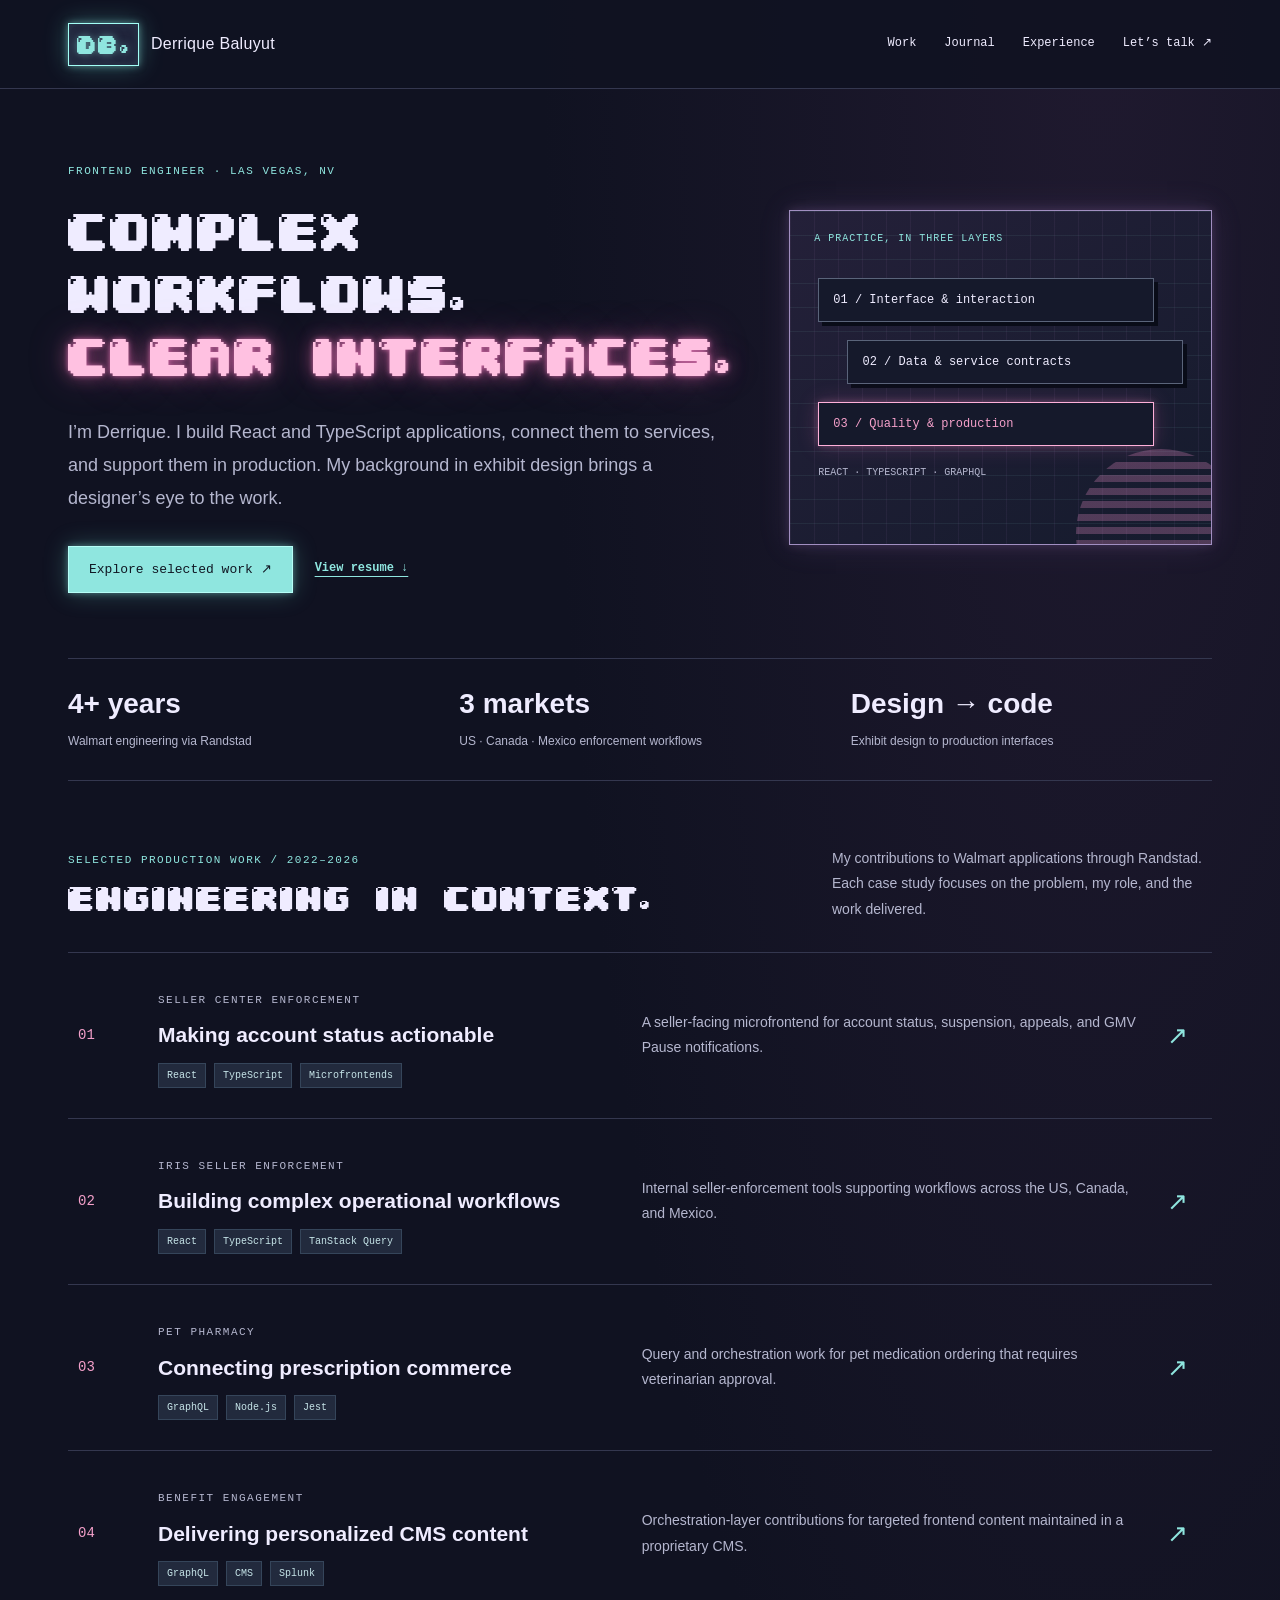
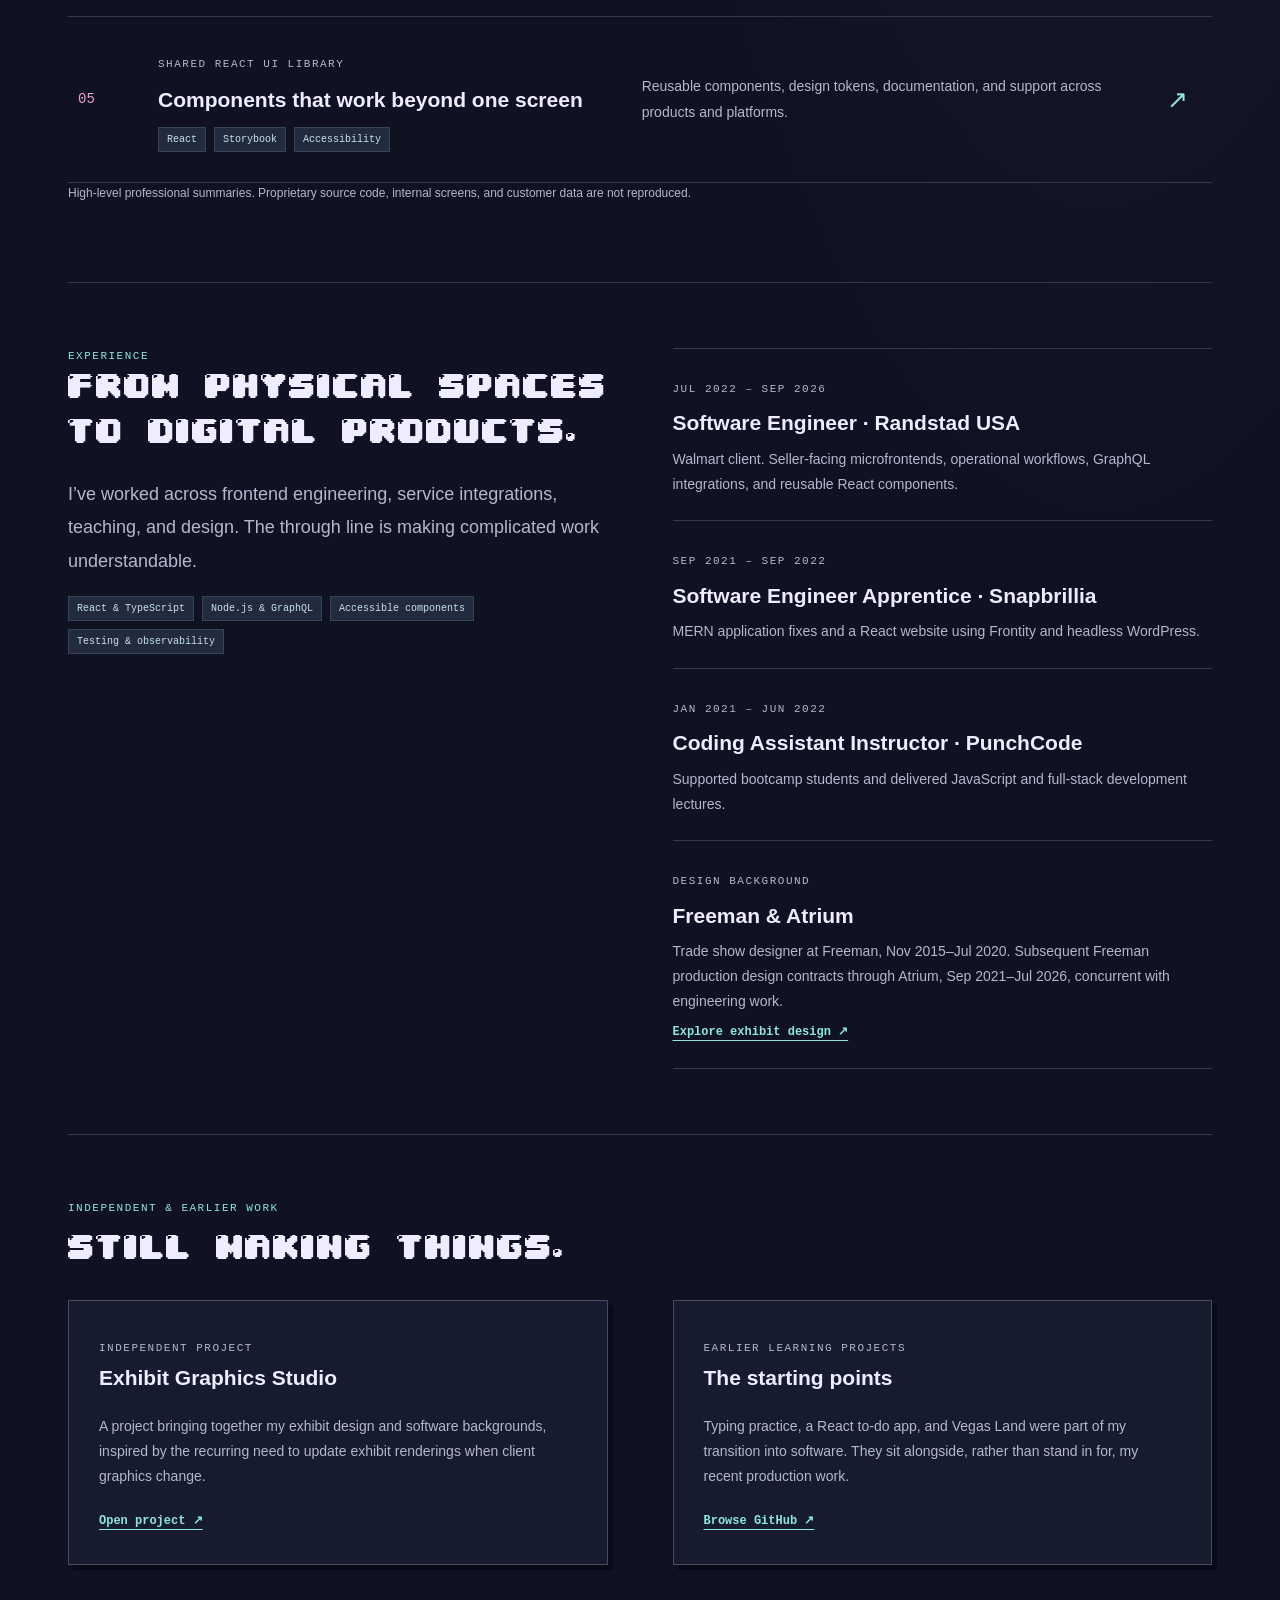
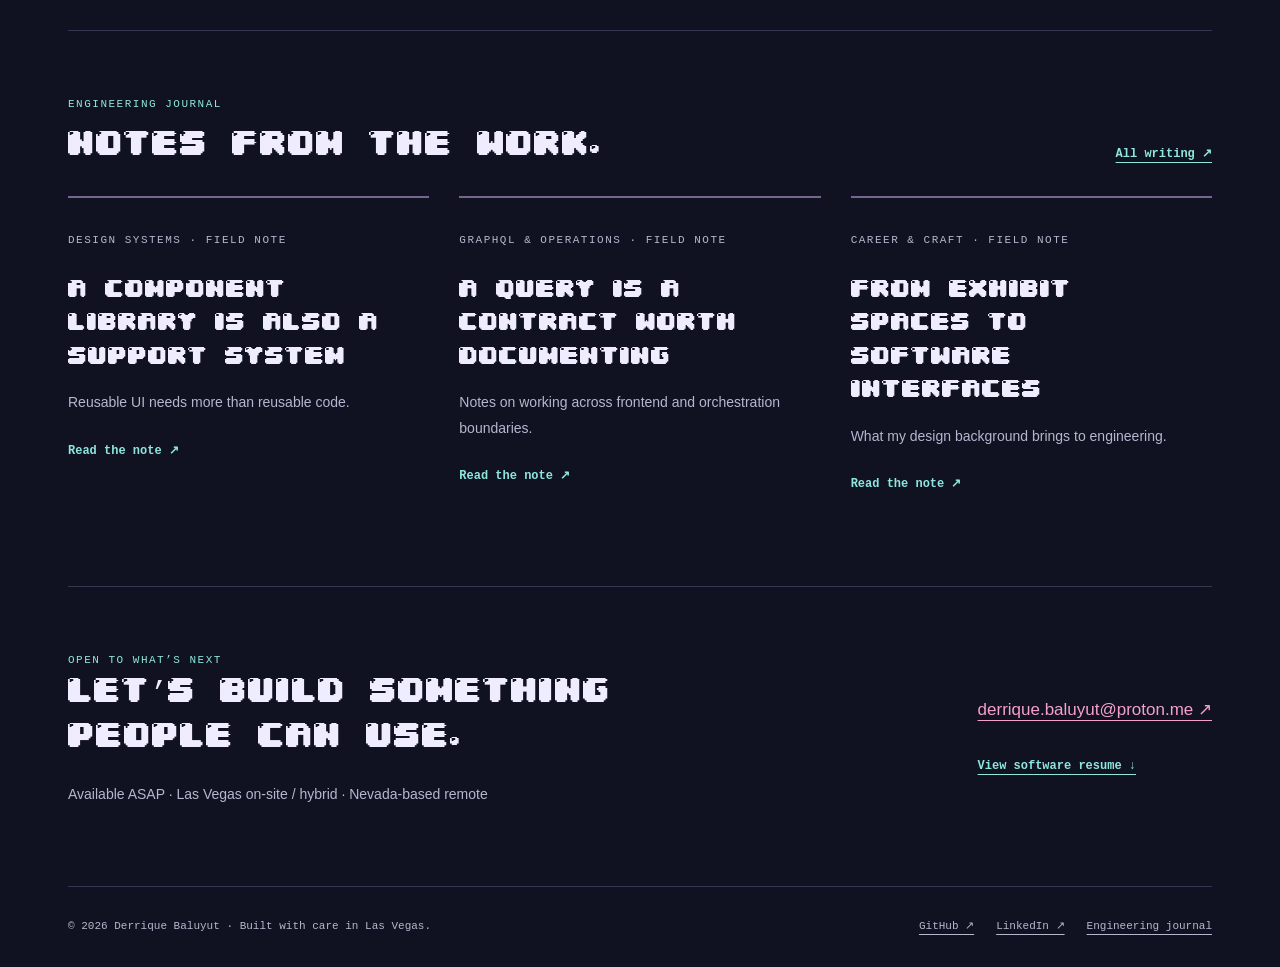
<file: index.html>
<!doctype html><html lang="en"><head><meta charset="utf-8"><meta name="viewport" content="width=device-width,initial-scale=1"><title>Frontend engineer, with a designer’s eye | Derrique Baluyut</title><meta name="description" content="React and TypeScript engineer with 4+ years building Walmart e-commerce applications through Randstad. Production case studies and engineering notes."><meta name="theme-color" content="#101221"><link rel="stylesheet" href="/style.css?v=f51f1cc85f"><link rel="icon" href="data:image/svg+xml,%3Csvg xmlns='http://www.w3.org/2000/svg' viewBox='0 0 64 64'%3E%3Crect width='64' height='64' fill='%231b2d37'/%3E%3Ctext x='9' y='43' font-size='38' fill='%23f6f4ee' font-family='Georgia'%3Edb%3C/text%3E%3C/svg%3E"><meta property="og:title" content="Frontend engineer, with a designer’s eye | Derrique Baluyut"><meta property="og:description" content="React and TypeScript engineer with 4+ years building Walmart e-commerce applications through Randstad. Production case studies and engineering notes."><meta property="og:type" content="website"></head><body><a class="skip" href="#main">Skip to content</a><header><div class="wrap nav"><a class="brand" href="/"><span class="monogram">db.</span>Derrique Baluyut</a><nav class="navlinks" aria-label="Main navigation"><a href="/#work">Work</a><a href="/journal/" >Journal</a><a href="/#experience">Experience</a><a href="mailto:derrique.baluyut@proton.me">Let’s talk ↗</a></nav></div></header><main id="main" class="wrap">
<div class="hero"><div><div class="eyebrow">Frontend engineer · Las Vegas, NV</div><h1>Complex workflows.<br><em>Clear interfaces.</em></h1><p class="lead">I’m Derrique. I build React and TypeScript applications, connect them to services, and support them in production. My background in exhibit design brings a designer’s eye to the work.</p><div class="actions"><a class="button" href="#work">Explore selected work ↗</a><a class="textlink" href="/resume.pdf">View resume ↓</a></div></div><div class="hero-art" aria-label="My work connects interface design, data contracts, and production support"><span class="label">A practice, in three layers</span><div class="art-box">01 / Interface & interaction</div><div class="art-box">02 / Data & service contracts</div><div class="art-box">03 / Quality & production</div><span class="art-foot">REACT · TYPESCRIPT · GRAPHQL</span></div></div>
<div class="facts"><div><strong>4+ years</strong><span>Walmart engineering via Randstad</span></div><div><strong>3 markets</strong><span>US · Canada · Mexico enforcement workflows</span></div><div><strong>Design → code</strong><span>Exhibit design to production interfaces</span></div></div>
<section id="work"><div class="sectionhead"><div><div class="eyebrow">Selected production work / 2022–2026</div><h2>Engineering in context.</h2></div><p>My contributions to Walmart applications through Randstad. Each case study focuses on the problem, my role, and the work delivered.</p></div><div class="worklist"><a class="workrow" href="/case-studies/seller-center/"><span class="number">01</span><div><span class="meta">Seller Center Enforcement</span><h3>Making account status actionable</h3><div class="tags"><span class="tag">React</span><span class="tag">TypeScript</span><span class="tag">Microfrontends</span></div></div><p class="description">A seller-facing microfrontend for account status, suspension, appeals, and GMV Pause notifications.</p><span class="arrow" aria-hidden="true">↗</span></a><a class="workrow" href="/case-studies/seller-enforcement/"><span class="number">02</span><div><span class="meta">IRIS Seller Enforcement</span><h3>Building complex operational workflows</h3><div class="tags"><span class="tag">React</span><span class="tag">TypeScript</span><span class="tag">TanStack Query</span></div></div><p class="description">Internal seller-enforcement tools supporting workflows across the US, Canada, and Mexico.</p><span class="arrow" aria-hidden="true">↗</span></a><a class="workrow" href="/case-studies/pet-pharmacy/"><span class="number">03</span><div><span class="meta">Pet Pharmacy</span><h3>Connecting prescription commerce</h3><div class="tags"><span class="tag">GraphQL</span><span class="tag">Node.js</span><span class="tag">Jest</span></div></div><p class="description">Query and orchestration work for pet medication ordering that requires veterinarian approval.</p><span class="arrow" aria-hidden="true">↗</span></a><a class="workrow" href="/case-studies/benefit-engagement/"><span class="number">04</span><div><span class="meta">Benefit Engagement</span><h3>Delivering personalized CMS content</h3><div class="tags"><span class="tag">GraphQL</span><span class="tag">CMS</span><span class="tag">Splunk</span></div></div><p class="description">Orchestration-layer contributions for targeted frontend content maintained in a proprietary CMS.</p><span class="arrow" aria-hidden="true">↗</span></a><a class="workrow" href="/case-studies/react-ui-library/"><span class="number">05</span><div><span class="meta">Shared React UI Library</span><h3>Components that work beyond one screen</h3><div class="tags"><span class="tag">React</span><span class="tag">Storybook</span><span class="tag">Accessibility</span></div></div><p class="description">Reusable components, design tokens, documentation, and support across products and platforms.</p><span class="arrow" aria-hidden="true">↗</span></a></div><p class="subtle">High-level professional summaries. Proprietary source code, internal screens, and customer data are not reproduced.</p></section>
<section id="experience"><div class="columns"><div><div class="eyebrow">Experience</div><h2>From physical spaces<br>to digital products.</h2><p class="lead">I’ve worked across frontend engineering, service integrations, teaching, and design. The through line is making complicated work understandable.</p><div class="tags"><span class="tag">React & TypeScript</span><span class="tag">Node.js & GraphQL</span><span class="tag">Accessible components</span><span class="tag">Testing & observability</span></div></div><div class="timeline"><div class="timeitem"><span class="meta">Jul 2022 – Sep 2026</span><h3>Software Engineer · Randstad USA</h3><p>Walmart client. Seller-facing microfrontends, operational workflows, GraphQL integrations, and reusable React components.</p></div><div class="timeitem"><span class="meta">Sep 2021 – Sep 2022</span><h3>Software Engineer Apprentice · Snapbrillia</h3><p>MERN application fixes and a React website using Frontity and headless WordPress.</p></div><div class="timeitem"><span class="meta">Jan 2021 – Jun 2022</span><h3>Coding Assistant Instructor · PunchCode</h3><p>Supported bootcamp students and delivered JavaScript and full-stack development lectures.</p></div><div class="timeitem"><span class="meta">Design background</span><h3>Freeman & Atrium</h3><p>Trade show designer at Freeman, Nov 2015–Jul 2020. Subsequent Freeman production design contracts through Atrium, Sep 2021–Jul 2026, concurrent with engineering work.</p><a class="textlink" href="https://dbaluyut.github.io/exhibit-portfolio/">Explore exhibit design ↗</a></div></div></div></section>
<section><div class="sectionhead"><div><div class="eyebrow">Independent & earlier work</div><h2>Still making things.</h2></div></div><div class="columns"><div class="projectbox"><span class="meta">Independent project</span><h3>Exhibit Graphics Studio</h3><p>A project bringing together my exhibit design and software backgrounds, inspired by the recurring need to update exhibit renderings when client graphics change.</p><a class="textlink" href="https://exhibit-graphics-studio.derriquebaluyut.chatgpt.site">Open project ↗</a></div><div class="projectbox"><span class="meta">Earlier learning projects</span><h3>The starting points</h3><p>Typing practice, a React to-do app, and Vegas Land were part of my transition into software. They sit alongside, rather than stand in for, my recent production work.</p><a class="textlink" href="https://github.com/dbaluyut">Browse GitHub ↗</a></div></div></section>
<section><div class="sectionhead"><div><div class="eyebrow">Engineering journal</div><h2>Notes from the work.</h2></div><a class="textlink" href="/journal/">All writing ↗</a></div><div class="notegrid"><a class="notecard" href="/journal/components-are-a-service/"><span class="meta">Design systems · Field note</span><h3>A component library is also a support system</h3><p>Reusable UI needs more than reusable code.</p><span class="textlink">Read the note ↗</span></a><a class="notecard" href="/journal/contracts-and-observability/"><span class="meta">GraphQL & operations · Field note</span><h3>A query is a contract worth documenting</h3><p>Notes on working across frontend and orchestration boundaries.</p><span class="textlink">Read the note ↗</span></a><a class="notecard" href="/journal/from-exhibits-to-interfaces/"><span class="meta">Career & craft · Field note</span><h3>From exhibit spaces to software interfaces</h3><p>What my design background brings to engineering.</p><span class="textlink">Read the note ↗</span></a></div></section><section class="contact"><div><div class="eyebrow">Open to what’s next</div><h2>Let’s build something<br>people can use.</h2><p>Available ASAP · Las Vegas on-site / hybrid · Nevada-based remote</p></div><div><a class="email" href="mailto:derrique.baluyut@proton.me">derrique.baluyut@proton.me ↗</a><div class="actions"><a class="textlink" href="/resume.pdf">View software resume ↓</a></div></div></section></main><footer><div class="wrap footer"><span>© 2026 Derrique Baluyut · Built with care in Las Vegas.</span><div><a href="https://github.com/dbaluyut">GitHub ↗</a><a href="https://www.linkedin.com/in/derrique-baluyut-5ba14545/">LinkedIn ↗</a><a href="/journal/">Engineering journal</a></div></div></footer></body></html>
</file>
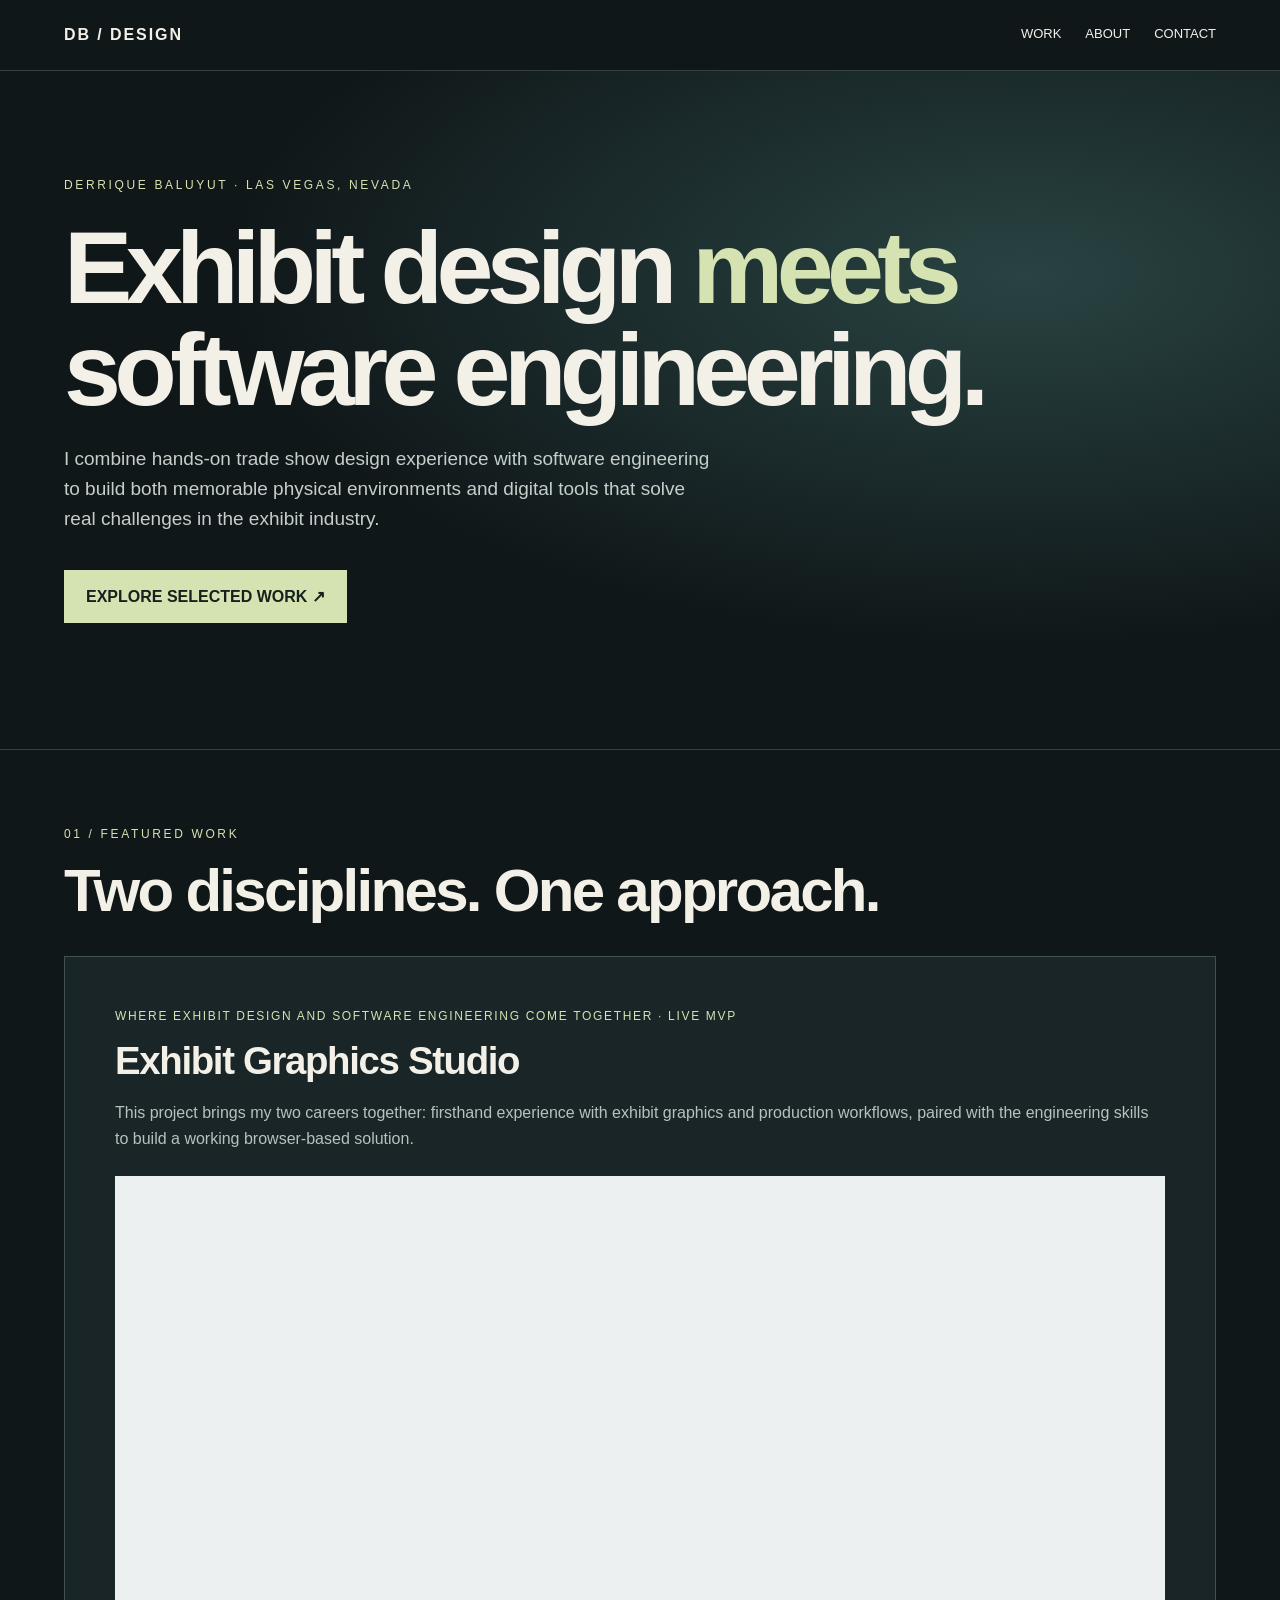
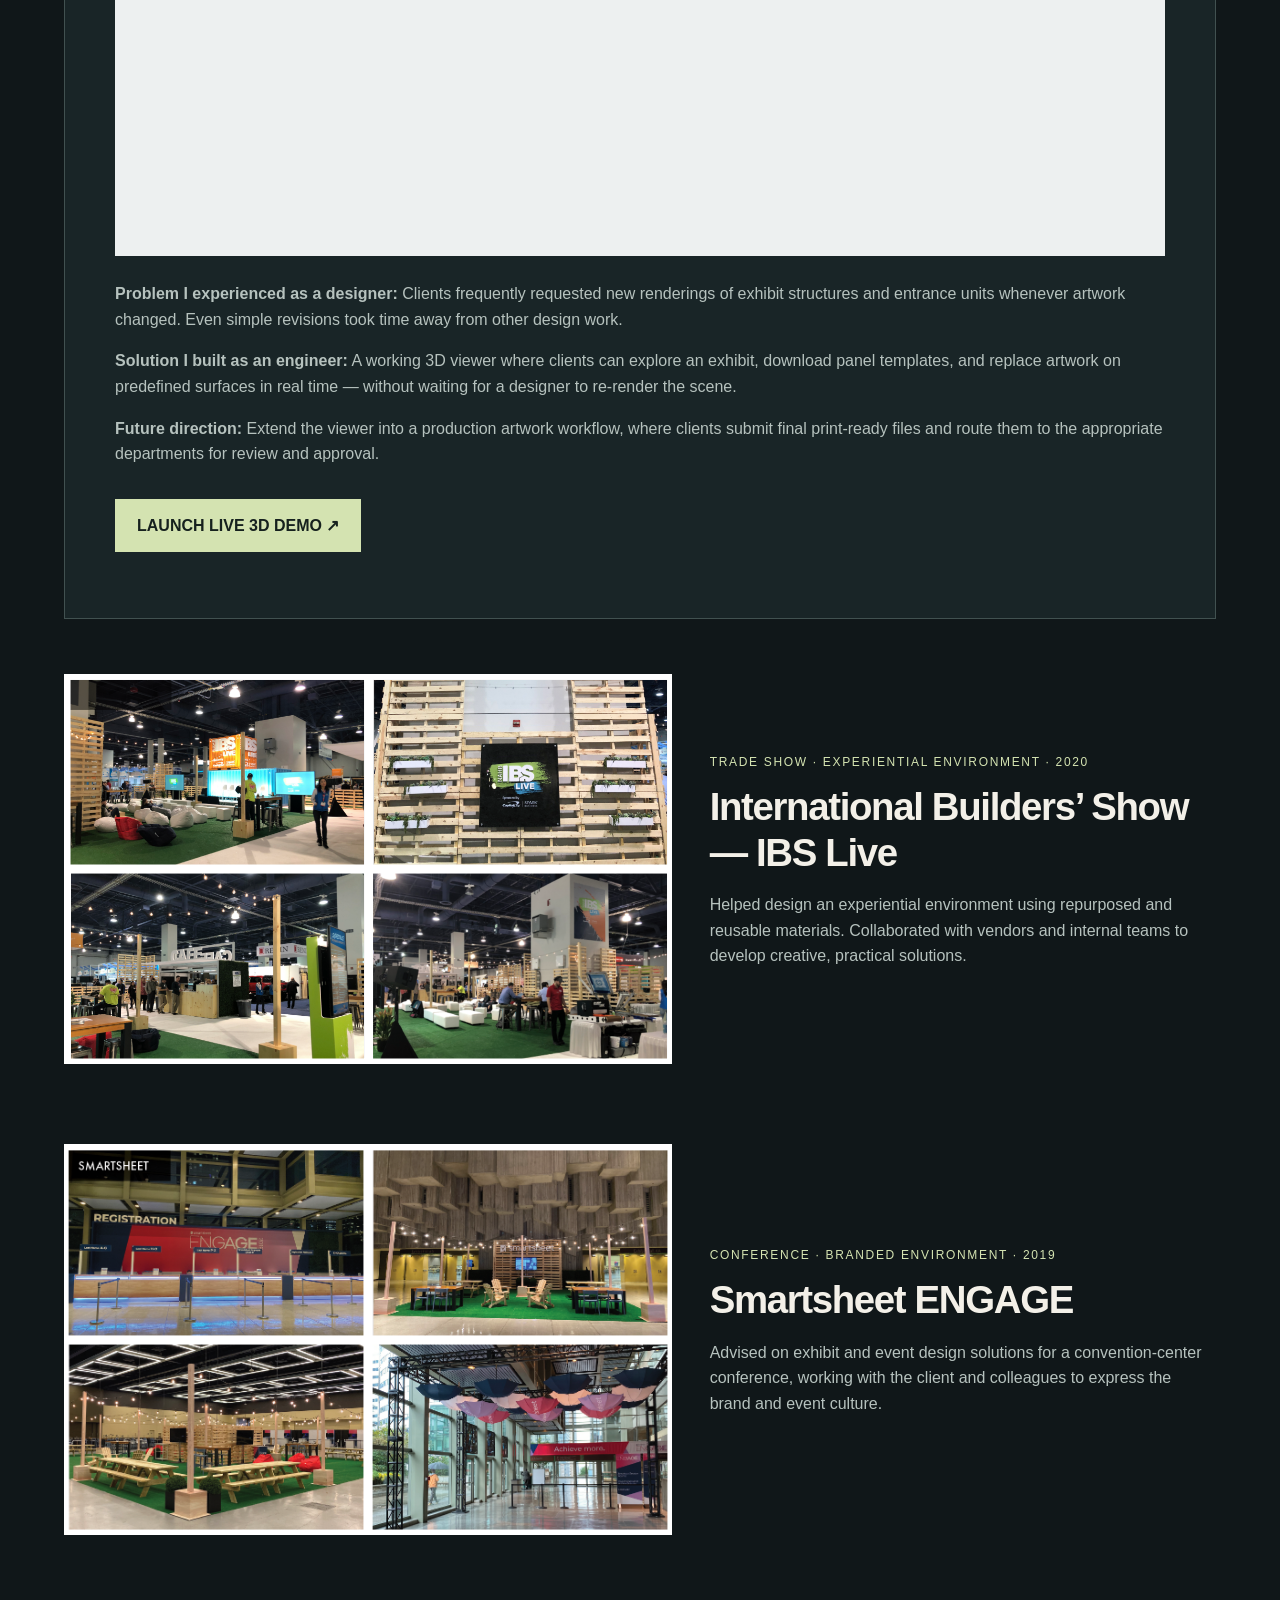
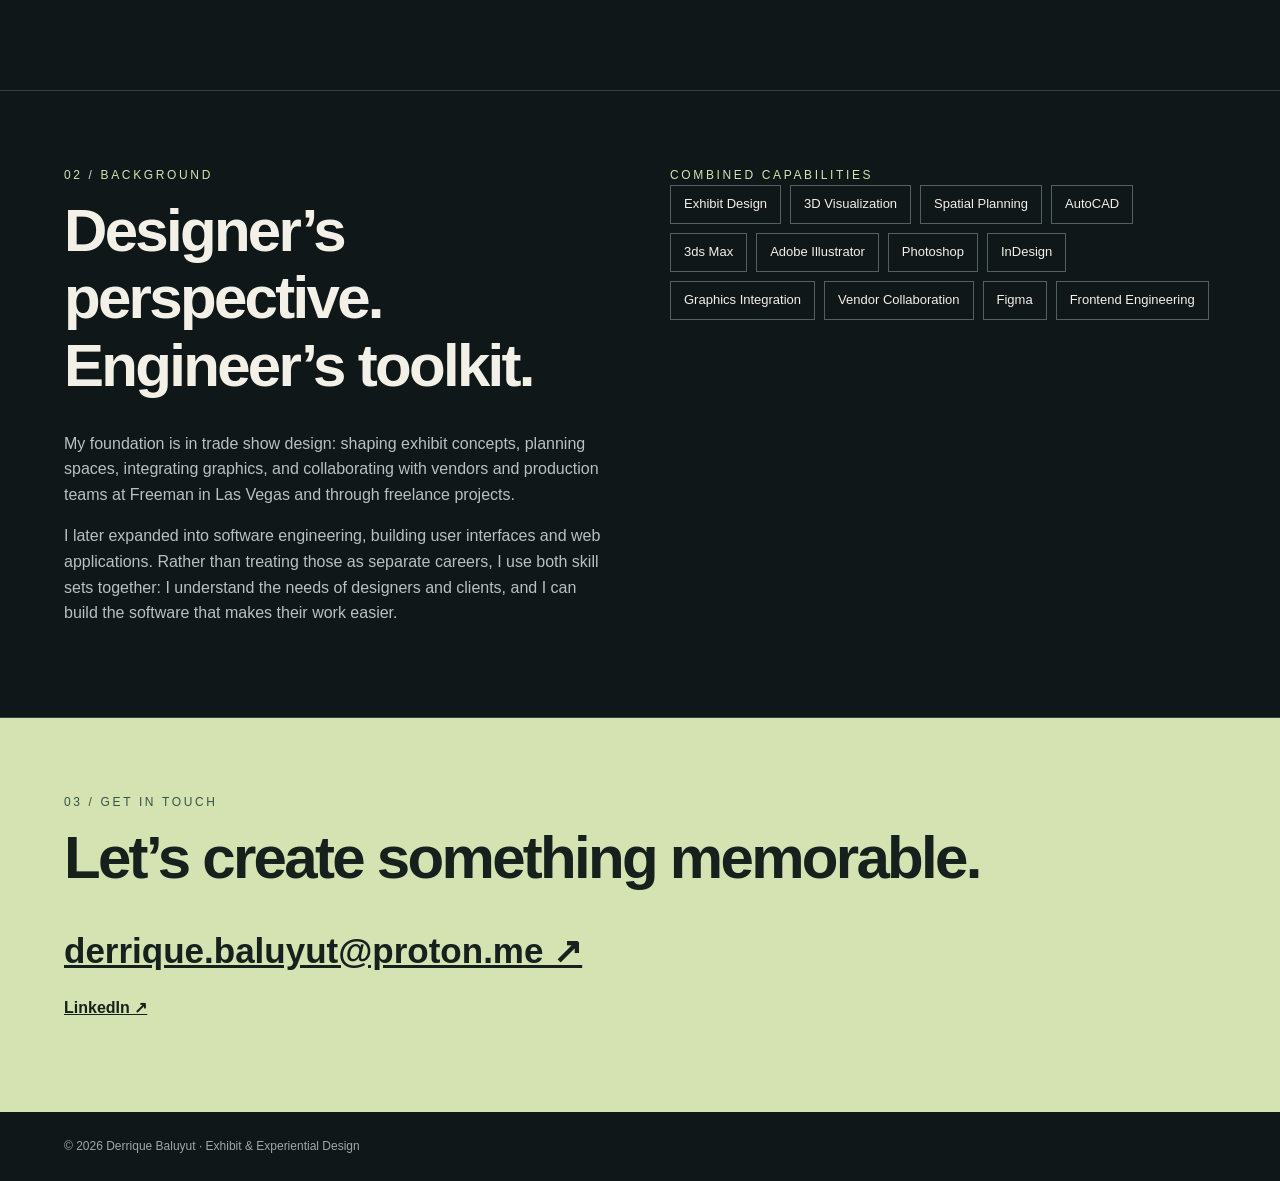
<file: exhibit-portfolio/index.html>
<!doctype html>
<html lang="en"><head><meta charset="utf-8"><meta name="viewport" content="width=device-width, initial-scale=1">
<title>Derrique Baluyut | Exhibit & Experiential Design</title>
<meta name="description" content="Portfolio of Derrique Baluyut, combining trade show exhibit design and software engineering to create physical experiences and interactive digital tools.">
<style>
:root{--bg:#101719;--fg:#f3f0e8;--muted:#b6c2be;--accent:#d4e3b1}*{box-sizing:border-box}html{scroll-behavior:smooth}body{margin:0;background:var(--bg);color:var(--fg);font:16px/1.6 Arial,Helvetica,sans-serif}a{color:inherit}nav{display:flex;justify-content:space-between;align-items:center;padding:22px 5vw;border-bottom:1px solid #334044}nav a{text-decoration:none}nav .brand{font-weight:800;letter-spacing:.12em}nav .links{display:flex;gap:24px;font-size:13px}main{max-width:1440px;margin:auto}.hero{padding:105px 5vw 110px;background:radial-gradient(ellipse at 80% 30%,#294342,transparent 55%)}.eyebrow{color:var(--accent);font-size:12px;letter-spacing:.22em;text-transform:uppercase}h1{font-size:clamp(48px,8vw,110px);line-height:1;letter-spacing:-.065em;margin:22px 0}h1 em{font-style:normal;color:var(--accent)}.lead{font-size:19px;max-width:650px;color:#c6ceca}.section{padding:75px 5vw;border-top:1px solid #344244}h2{font-size:clamp(32px,5vw,60px);letter-spacing:-.045em;line-height:1.12;margin:12px 0 32px}h3{font-size:clamp(25px,3vw,40px);line-height:1.2;letter-spacing:-.035em;margin:12px 0}.button{display:inline-block;padding:14px 22px;background:var(--accent);color:#16211e;text-decoration:none;font-weight:bold;margin:16px 0}.tag{font-size:12px;letter-spacing:.14em;color:var(--accent);text-transform:uppercase}.featured{background:#192527;padding:clamp(20px,4vw,50px);border:1px solid #415150}.featured p,.project p,.about p{color:var(--muted)}.featured .imageframe{width:100%;margin:25px 0;background:#edf0f0;overflow:hidden}.featured iframe{width:100%;height:clamp(360px,60vw,680px);border:0;display:block}.project{display:grid;grid-template-columns:1.2fr 1fr;gap:38px;align-items:center;margin:55px 0 80px}.project img{width:100%;height:auto;display:block}.about{display:grid;grid-template-columns:1fr 1fr;gap:60px}.skills{display:flex;flex-wrap:wrap;gap:9px}.skills span{border:1px solid #52615d;padding:8px 13px;font-size:13px}.contact{background:var(--accent);color:#16211e}.contact a{font-size:clamp(19px,3vw,35px);font-weight:700}.contact .eyebrow{color:#365346}footer{padding:25px 5vw;color:#9ca9a5;font-size:12px}@media(max-width:760px){.project,.about{grid-template-columns:1fr}.hero{padding-top:75px}.section{padding-top:55px;padding-bottom:55px}nav .links{gap:12px;font-size:11px}}
</style></head><body>
<nav><a class="brand" href="#top">DB / DESIGN</a><div class="links"><a href="#work">WORK</a><a href="#about">ABOUT</a><a href="#contact">CONTACT</a></div></nav>
<main id="top"><section class="hero"><div class="eyebrow">Derrique Baluyut · Las Vegas, Nevada</div><h1>Exhibit design <em>meets</em><br>software engineering.</h1><p class="lead">I combine hands-on trade show design experience with software engineering to build both memorable physical environments and digital tools that solve real challenges in the exhibit industry.</p><a class="button" href="#work">EXPLORE SELECTED WORK ↗</a></section>
<section class="section" id="work"><div class="eyebrow">01 / Featured work</div><h2>Two disciplines. One approach.</h2>
<article class="featured"><div class="tag">Where exhibit design and software engineering come together · Live MVP</div><h3>Exhibit Graphics Studio</h3><p>This project brings my two careers together: firsthand experience with exhibit graphics and production workflows, paired with the engineering skills to build a working browser-based solution.</p>
<div class="imageframe"><iframe title="Live Exhibit Graphics Studio application" loading="lazy" src="https://exhibit-graphics-studio.derriquebaluyut.chatgpt.site/"></iframe></div>
<p><strong>Problem I experienced as a designer:</strong> Clients frequently requested new renderings of exhibit structures and entrance units whenever artwork changed. Even simple revisions took time away from other design work.</p>
<p><strong>Solution I built as an engineer:</strong> A working 3D viewer where clients can explore an exhibit, download panel templates, and replace artwork on predefined surfaces in real time — without waiting for a designer to re-render the scene.</p>
<p><strong>Future direction:</strong> Extend the viewer into a production artwork workflow, where clients submit final print-ready files and route them to the appropriate departments for review and approval.</p>
<a class="button" href="https://exhibit-graphics-studio.derriquebaluyut.chatgpt.site/" target="_blank" rel="noopener noreferrer">LAUNCH LIVE 3D DEMO ↗</a></article>
<article class="project"><img loading="lazy" src="../images/ibslive.PNG" alt="Four photographs of IBS Live exhibit environment, pallet structures, seating and graphics"><div><div class="tag">Trade show · Experiential environment · 2020</div><h3>International Builders’ Show — IBS Live</h3><p>Helped design an experiential environment using repurposed and reusable materials. Collaborated with vendors and internal teams to develop creative, practical solutions.</p></div></article>
<article class="project"><img loading="lazy" src="../images/smartsheet.PNG" alt="Four photographs of Smartsheet ENGAGE registration and event environments"><div><div class="tag">Conference · Branded environment · 2019</div><h3>Smartsheet ENGAGE</h3><p>Advised on exhibit and event design solutions for a convention-center conference, working with the client and colleagues to express the brand and event culture.</p></div></article>
</section>
<section class="section about" id="about"><div><div class="eyebrow">02 / Background</div><h2>Designer’s perspective.<br>Engineer’s toolkit.</h2><p>My foundation is in trade show design: shaping exhibit concepts, planning spaces, integrating graphics, and collaborating with vendors and production teams at Freeman in Las Vegas and through freelance projects.</p><p>I later expanded into software engineering, building user interfaces and web applications. Rather than treating those as separate careers, I use both skill sets together: I understand the needs of designers and clients, and I can build the software that makes their work easier.</p></div><div><div class="eyebrow">Combined capabilities</div><div class="skills"><span>Exhibit Design</span><span>3D Visualization</span><span>Spatial Planning</span><span>AutoCAD</span><span>3ds Max</span><span>Adobe Illustrator</span><span>Photoshop</span><span>InDesign</span><span>Graphics Integration</span><span>Vendor Collaboration</span><span>Figma</span><span>Frontend Engineering</span></div></div></section>
<section class="section contact" id="contact"><div class="eyebrow">03 / Get in touch</div><h2>Let’s create something memorable.</h2><a href="mailto:derrique.baluyut@proton.me">derrique.baluyut@proton.me ↗</a><p><a style="font-size:16px" href="https://www.linkedin.com/in/derrique-baluyut-5ba14545/">LinkedIn ↗</a></p></section></main><footer>© 2026 Derrique Baluyut · Exhibit & Experiential Design</footer></body></html>
</file>
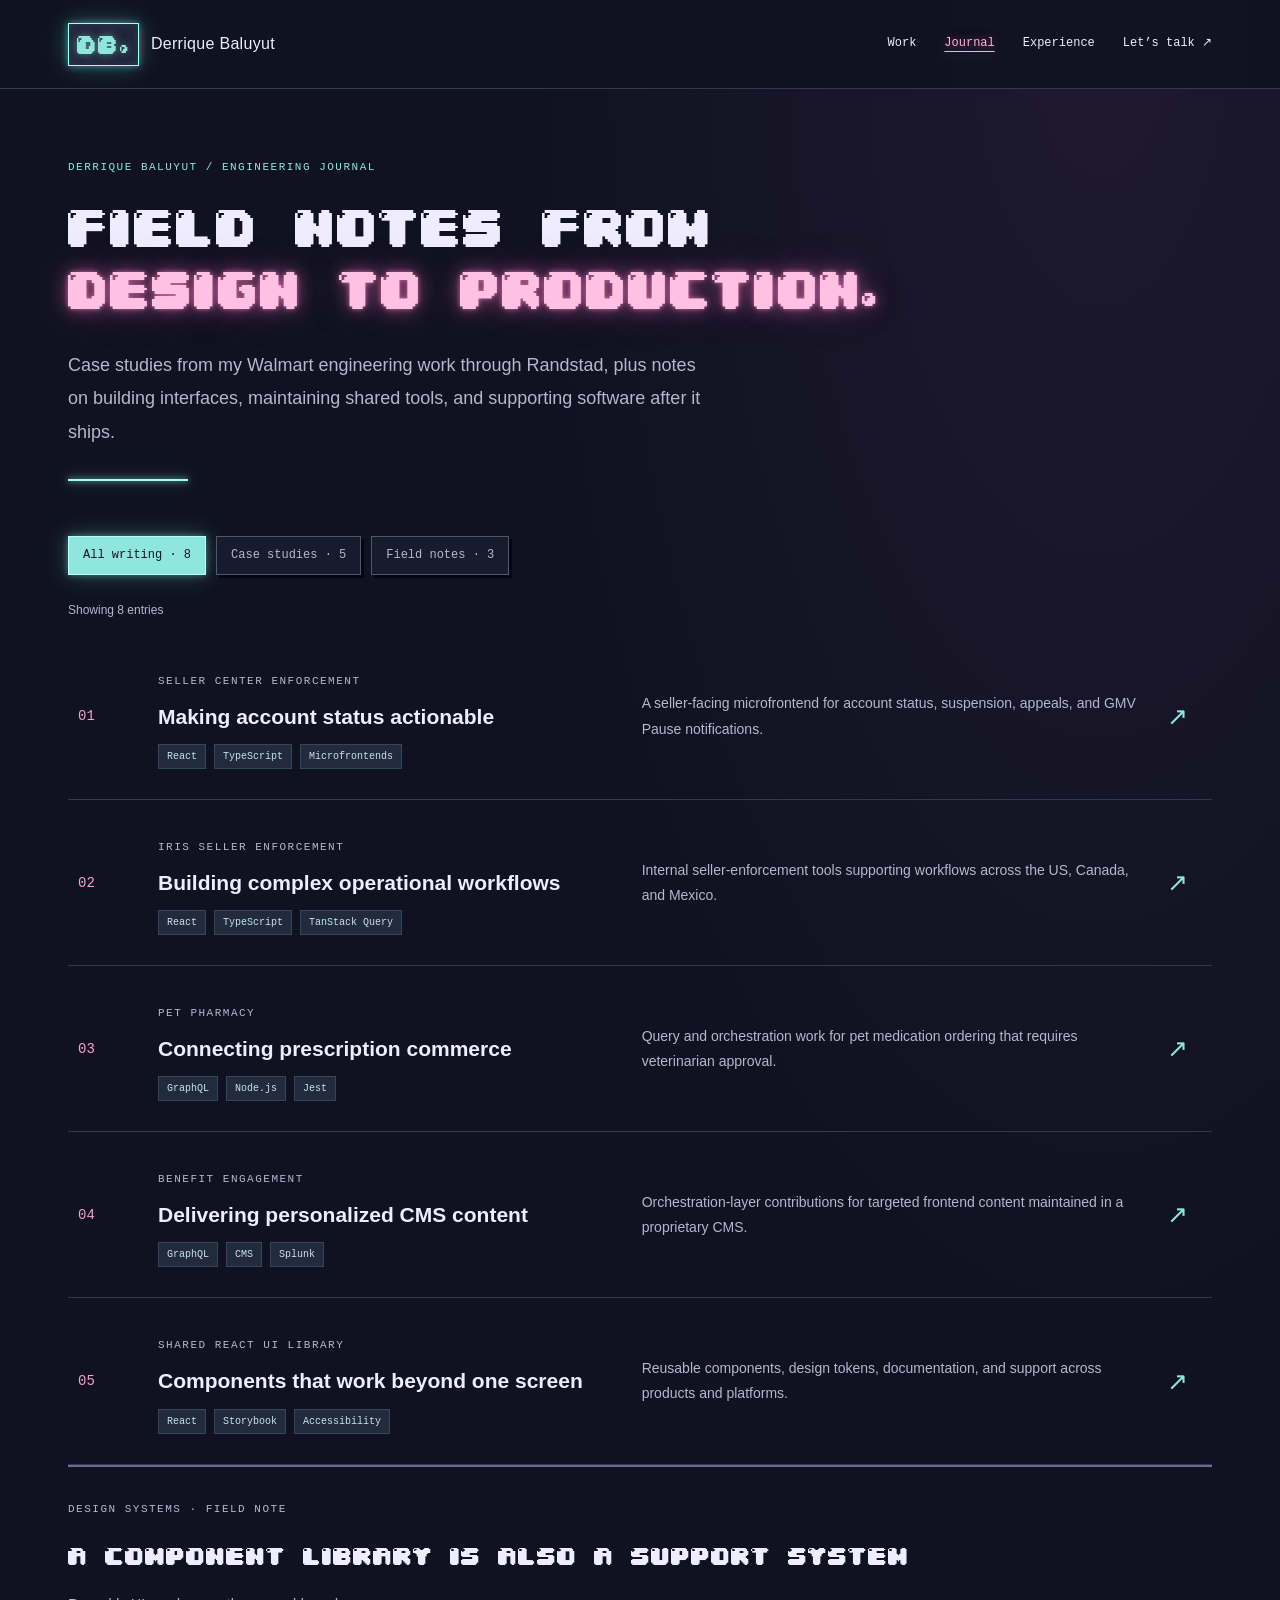
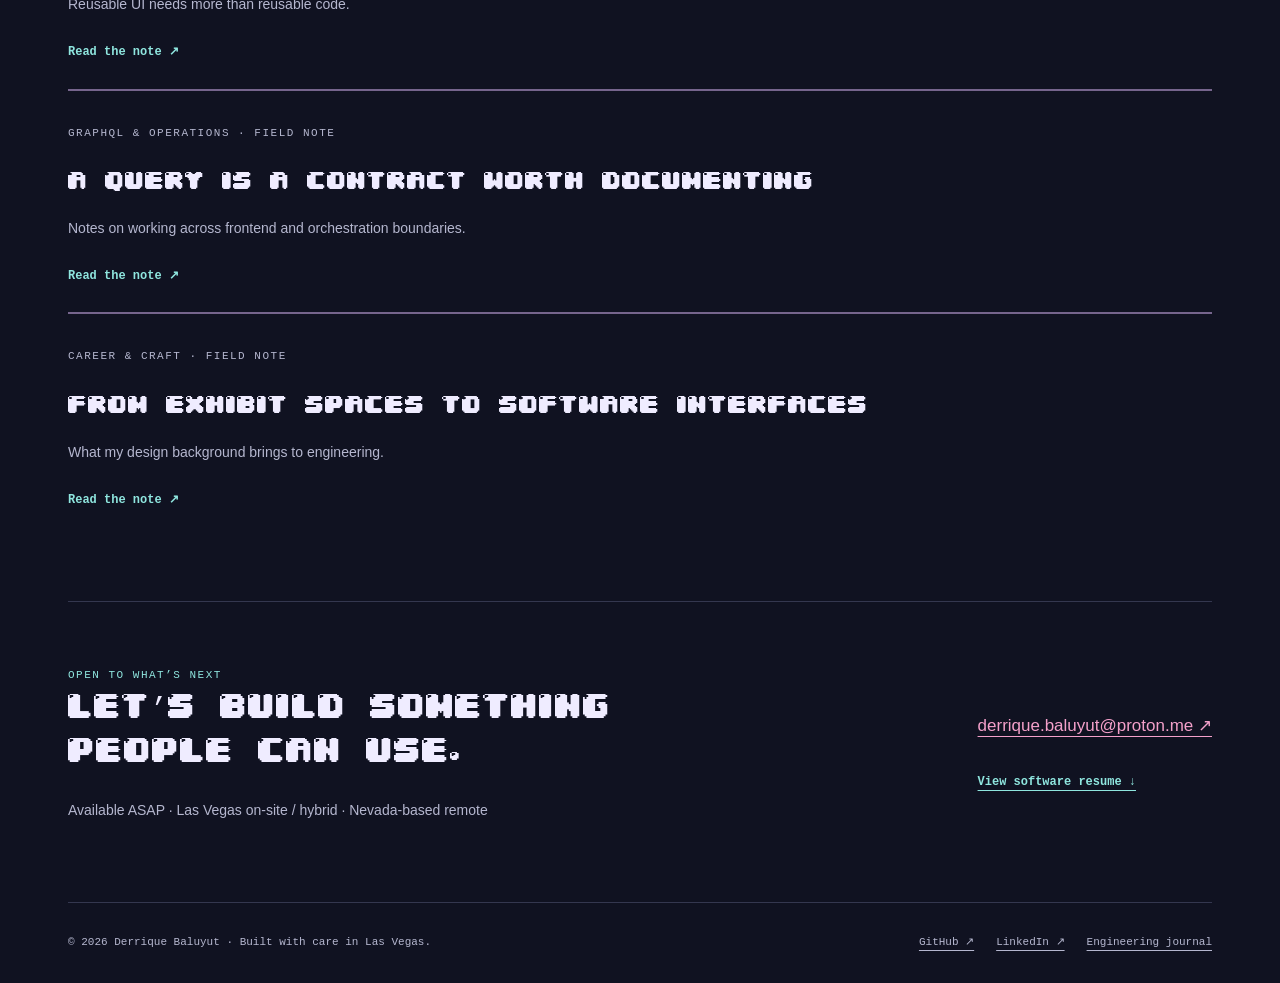
<file: journal/index.html>
<!doctype html><html lang="en"><head><meta charset="utf-8"><meta name="viewport" content="width=device-width,initial-scale=1"><title>Engineering journal | Derrique Baluyut</title><meta name="description" content="Case studies and field notes on React, TypeScript, GraphQL, design systems, and production engineering."><meta name="theme-color" content="#101221"><link rel="stylesheet" href="/style.css?v=f51f1cc85f"><link rel="icon" href="data:image/svg+xml,%3Csvg xmlns='http://www.w3.org/2000/svg' viewBox='0 0 64 64'%3E%3Crect width='64' height='64' fill='%231b2d37'/%3E%3Ctext x='9' y='43' font-size='38' fill='%23f6f4ee' font-family='Georgia'%3Edb%3C/text%3E%3C/svg%3E"><meta property="og:title" content="Engineering journal | Derrique Baluyut"><meta property="og:description" content="Case studies and field notes on React, TypeScript, GraphQL, design systems, and production engineering."><meta property="og:type" content="website"></head><body><a class="skip" href="#main">Skip to content</a><header><div class="wrap nav"><a class="brand" href="/"><span class="monogram">db.</span>Derrique Baluyut</a><nav class="navlinks" aria-label="Main navigation"><a href="/#work">Work</a><a href="/journal/" aria-current="page">Journal</a><a href="/#experience">Experience</a><a href="mailto:derrique.baluyut@proton.me">Let’s talk ↗</a></nav></div></header><main id="main" class="wrap"><div class="listing-intro"><div class="eyebrow">Derrique Baluyut / Engineering journal</div><h1>Field notes from<br><em>design to production.</em></h1><p class="lead">Case studies from my Walmart engineering work through Randstad, plus notes on building interfaces, maintaining shared tools, and supporting software after it ships.</p></div><section style="padding-top:15px"><div class="filters" role="group" aria-label="Filter writing"><button class="filter" data-filter="all" aria-pressed="true">All writing · 8</button><button class="filter" data-filter="case" aria-pressed="false">Case studies · 5</button><button class="filter" data-filter="note" aria-pressed="false">Field notes · 3</button></div><p class="subtle" id="result-count" aria-live="polite">Showing 8 entries</p><div id="entries"><div data-kind="case"><a class="workrow" href="/case-studies/seller-center/"><span class="number">01</span><div><span class="meta">Seller Center Enforcement</span><h3>Making account status actionable</h3><div class="tags"><span class="tag">React</span><span class="tag">TypeScript</span><span class="tag">Microfrontends</span></div></div><p class="description">A seller-facing microfrontend for account status, suspension, appeals, and GMV Pause notifications.</p><span class="arrow" aria-hidden="true">↗</span></a></div><div data-kind="case"><a class="workrow" href="/case-studies/seller-enforcement/"><span class="number">02</span><div><span class="meta">IRIS Seller Enforcement</span><h3>Building complex operational workflows</h3><div class="tags"><span class="tag">React</span><span class="tag">TypeScript</span><span class="tag">TanStack Query</span></div></div><p class="description">Internal seller-enforcement tools supporting workflows across the US, Canada, and Mexico.</p><span class="arrow" aria-hidden="true">↗</span></a></div><div data-kind="case"><a class="workrow" href="/case-studies/pet-pharmacy/"><span class="number">03</span><div><span class="meta">Pet Pharmacy</span><h3>Connecting prescription commerce</h3><div class="tags"><span class="tag">GraphQL</span><span class="tag">Node.js</span><span class="tag">Jest</span></div></div><p class="description">Query and orchestration work for pet medication ordering that requires veterinarian approval.</p><span class="arrow" aria-hidden="true">↗</span></a></div><div data-kind="case"><a class="workrow" href="/case-studies/benefit-engagement/"><span class="number">04</span><div><span class="meta">Benefit Engagement</span><h3>Delivering personalized CMS content</h3><div class="tags"><span class="tag">GraphQL</span><span class="tag">CMS</span><span class="tag">Splunk</span></div></div><p class="description">Orchestration-layer contributions for targeted frontend content maintained in a proprietary CMS.</p><span class="arrow" aria-hidden="true">↗</span></a></div><div data-kind="case"><a class="workrow" href="/case-studies/react-ui-library/"><span class="number">05</span><div><span class="meta">Shared React UI Library</span><h3>Components that work beyond one screen</h3><div class="tags"><span class="tag">React</span><span class="tag">Storybook</span><span class="tag">Accessibility</span></div></div><p class="description">Reusable components, design tokens, documentation, and support across products and platforms.</p><span class="arrow" aria-hidden="true">↗</span></a></div><div data-kind="note"><a class="notecard" href="/journal/components-are-a-service/"><span class="meta">Design systems · Field note</span><h3>A component library is also a support system</h3><p>Reusable UI needs more than reusable code.</p><span class="textlink">Read the note ↗</span></a></div><div data-kind="note"><a class="notecard" href="/journal/contracts-and-observability/"><span class="meta">GraphQL & operations · Field note</span><h3>A query is a contract worth documenting</h3><p>Notes on working across frontend and orchestration boundaries.</p><span class="textlink">Read the note ↗</span></a></div><div data-kind="note"><a class="notecard" href="/journal/from-exhibits-to-interfaces/"><span class="meta">Career & craft · Field note</span><h3>From exhibit spaces to software interfaces</h3><p>What my design background brings to engineering.</p><span class="textlink">Read the note ↗</span></a></div></div></section><section class="contact"><div><div class="eyebrow">Open to what’s next</div><h2>Let’s build something<br>people can use.</h2><p>Available ASAP · Las Vegas on-site / hybrid · Nevada-based remote</p></div><div><a class="email" href="mailto:derrique.baluyut@proton.me">derrique.baluyut@proton.me ↗</a><div class="actions"><a class="textlink" href="/resume.pdf">View software resume ↓</a></div></div></section><script>document.querySelectorAll('[data-filter]').forEach(button=>button.addEventListener('click',()=>{document.querySelectorAll('[data-filter]').forEach(b=>b.setAttribute('aria-pressed',String(b===button)));let count=0;document.querySelectorAll('[data-kind]').forEach(item=>{item.hidden=button.dataset.filter!=='all'&&item.dataset.kind!==button.dataset.filter;if(!item.hidden)count++});document.querySelector('#result-count').textContent='Showing '+count+' entries'}));</script></main><footer><div class="wrap footer"><span>© 2026 Derrique Baluyut · Built with care in Las Vegas.</span><div><a href="https://github.com/dbaluyut">GitHub ↗</a><a href="https://www.linkedin.com/in/derrique-baluyut-5ba14545/">LinkedIn ↗</a><a href="/journal/">Engineering journal</a></div></div></footer></body></html>
</file>
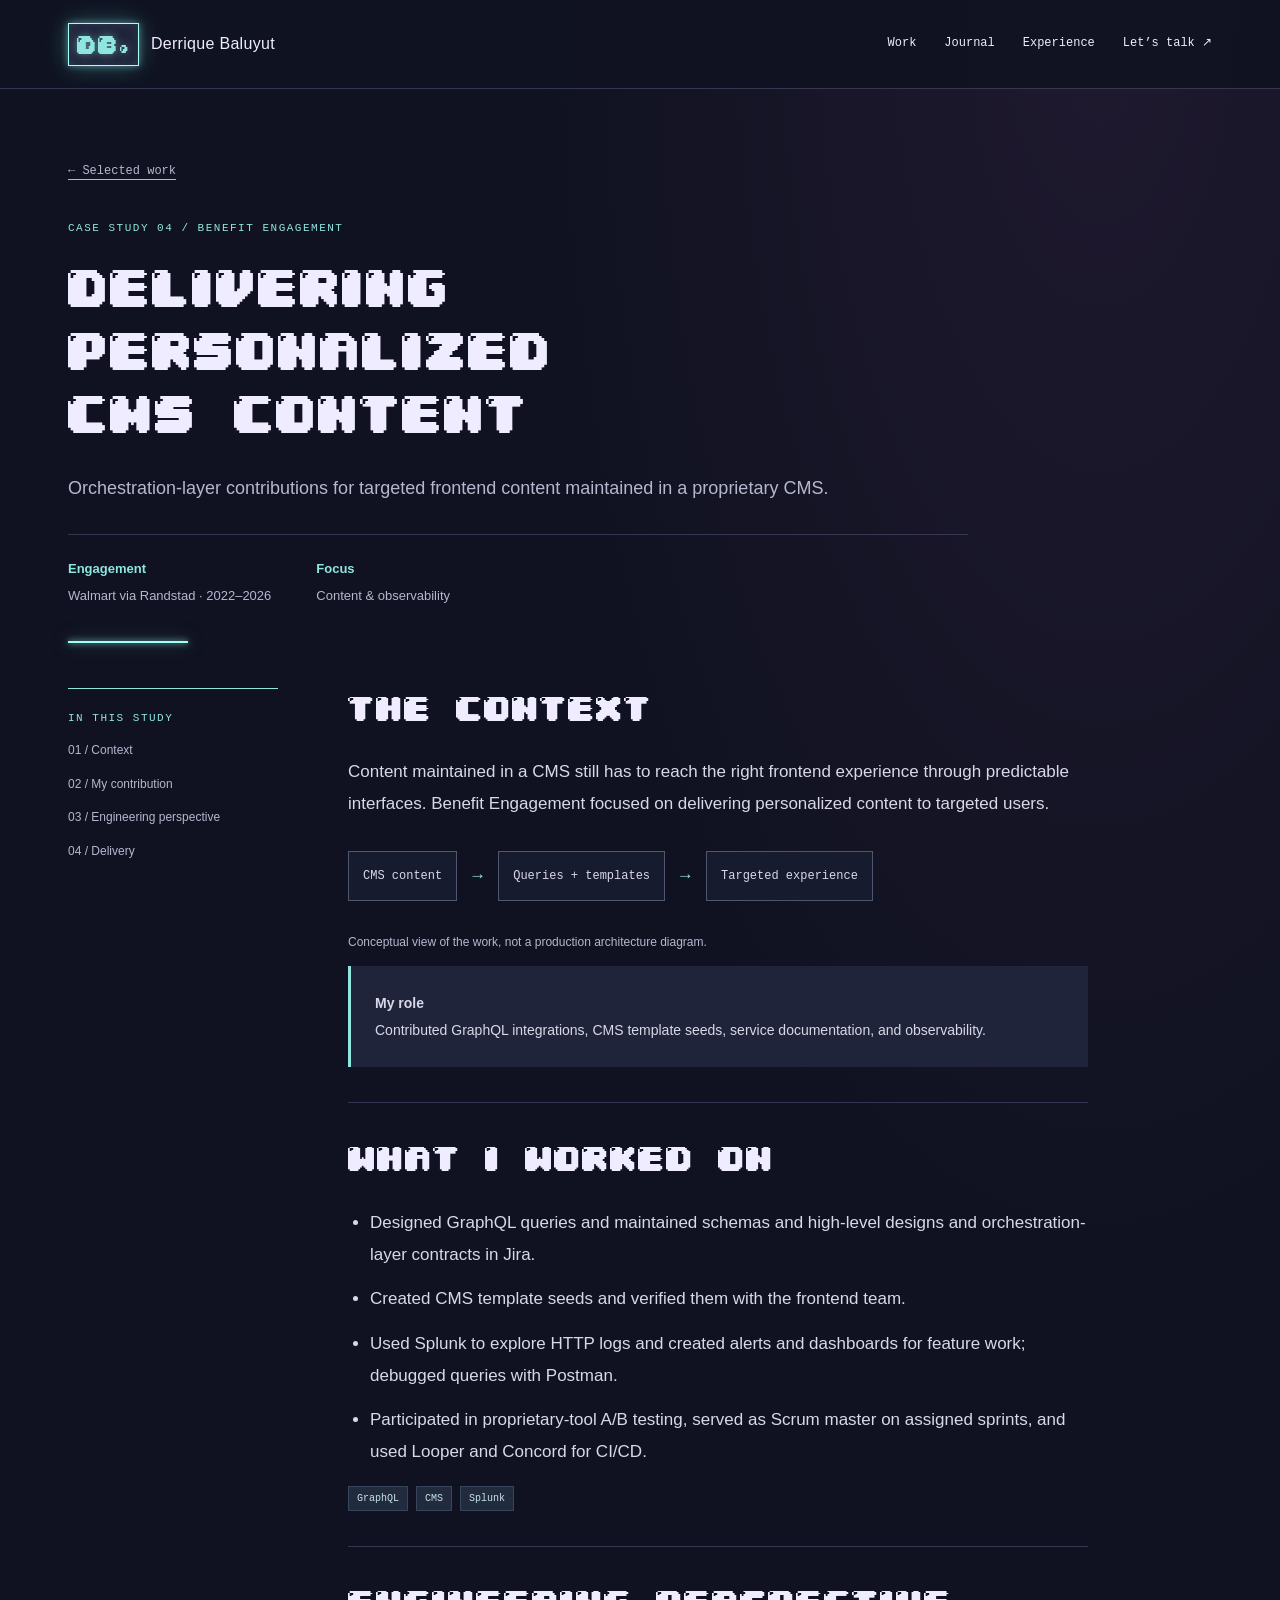
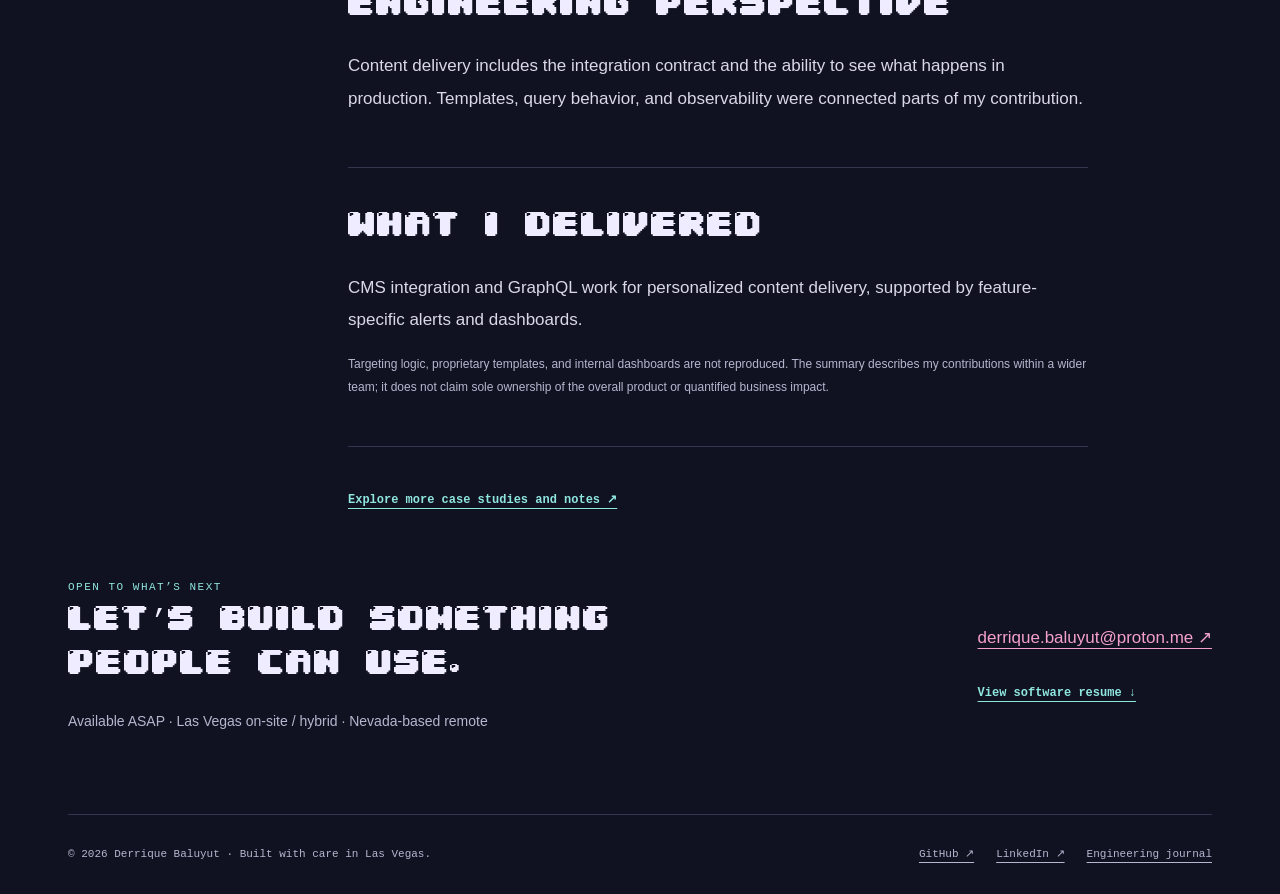
<file: case-studies/benefit-engagement/index.html>
<!doctype html><html lang="en"><head><meta charset="utf-8"><meta name="viewport" content="width=device-width,initial-scale=1"><title>Benefit Engagement — Case study | Derrique Baluyut</title><meta name="description" content="Orchestration-layer contributions for targeted frontend content maintained in a proprietary CMS."><meta name="theme-color" content="#101221"><link rel="stylesheet" href="/style.css?v=f51f1cc85f"><link rel="icon" href="data:image/svg+xml,%3Csvg xmlns='http://www.w3.org/2000/svg' viewBox='0 0 64 64'%3E%3Crect width='64' height='64' fill='%231b2d37'/%3E%3Ctext x='9' y='43' font-size='38' fill='%23f6f4ee' font-family='Georgia'%3Edb%3C/text%3E%3C/svg%3E"><meta property="og:title" content="Benefit Engagement — Case study | Derrique Baluyut"><meta property="og:description" content="Orchestration-layer contributions for targeted frontend content maintained in a proprietary CMS."><meta property="og:type" content="website"></head><body><a class="skip" href="#main">Skip to content</a><header><div class="wrap nav"><a class="brand" href="/"><span class="monogram">db.</span>Derrique Baluyut</a><nav class="navlinks" aria-label="Main navigation"><a href="/#work">Work</a><a href="/journal/" >Journal</a><a href="/#experience">Experience</a><a href="mailto:derrique.baluyut@proton.me">Let’s talk ↗</a></nav></div></header><main id="main" class="wrap"><div class="articlehead"><a class="breadcrumb" href="/#work">← Selected work</a><div class="eyebrow" style="margin-top:35px">Case study 04 / Benefit Engagement</div><h1>Delivering personalized CMS content</h1><p class="lead">Orchestration-layer contributions for targeted frontend content maintained in a proprietary CMS.</p><div class="articlemeta"><div><strong>Engagement</strong><span>Walmart via Randstad · 2022–2026</span></div><div><strong>Focus</strong><span>Content & observability</span></div></div></div><div class="articlelayout"><aside class="toc" aria-label="On this page"><span class="label">In this study</span><a href="#context">01 / Context</a><a href="#contribution">02 / My contribution</a><a href="#considerations">03 / Engineering perspective</a><a href="#delivery">04 / Delivery</a></aside><article class="prose"><section id="context"><h2>The context</h2><p>Content maintained in a CMS still has to reach the right frontend experience through predictable interfaces. Benefit Engagement focused on delivering personalized content to targeted users.</p><div class="flow" aria-label="Conceptual project focus"><span>CMS content</span> <b aria-hidden="true">→</b> <span>Queries + templates</span> <b aria-hidden="true">→</b> <span>Targeted experience</span></div><p class="subtle">Conceptual view of the work, not a production architecture diagram.</p><div class="callout"><strong>My role</strong><br>Contributed GraphQL integrations, CMS template seeds, service documentation, and observability.</div></section><section id="contribution"><h2>What I worked on</h2><ul><li>Designed GraphQL queries and maintained schemas and high-level designs and orchestration-layer contracts in Jira.</li><li>Created CMS template seeds and verified them with the frontend team.</li><li>Used Splunk to explore HTTP logs and created alerts and dashboards for feature work; debugged queries with Postman.</li><li>Participated in proprietary-tool A/B testing, served as Scrum master on assigned sprints, and used Looper and Concord for CI/CD.</li></ul><div class="tags"><span class="tag">GraphQL</span><span class="tag">CMS</span><span class="tag">Splunk</span></div></section><section id="considerations"><h2>Engineering perspective</h2><p>Content delivery includes the integration contract and the ability to see what happens in production. Templates, query behavior, and observability were connected parts of my contribution.</p></section><section id="delivery"><h2>What I delivered</h2><p>CMS integration and GraphQL work for personalized content delivery, supported by feature-specific alerts and dashboards.</p><p class="subtle">Targeting logic, proprietary templates, and internal dashboards are not reproduced. The summary describes my contributions within a wider team; it does not claim sole ownership of the overall product or quantified business impact.</p></section><a class="textlink" href="/journal/">Explore more case studies and notes ↗</a></article></div><section class="contact"><div><div class="eyebrow">Open to what’s next</div><h2>Let’s build something<br>people can use.</h2><p>Available ASAP · Las Vegas on-site / hybrid · Nevada-based remote</p></div><div><a class="email" href="mailto:derrique.baluyut@proton.me">derrique.baluyut@proton.me ↗</a><div class="actions"><a class="textlink" href="/resume.pdf">View software resume ↓</a></div></div></section></main><footer><div class="wrap footer"><span>© 2026 Derrique Baluyut · Built with care in Las Vegas.</span><div><a href="https://github.com/dbaluyut">GitHub ↗</a><a href="https://www.linkedin.com/in/derrique-baluyut-5ba14545/">LinkedIn ↗</a><a href="/journal/">Engineering journal</a></div></div></footer></body></html>
</file>
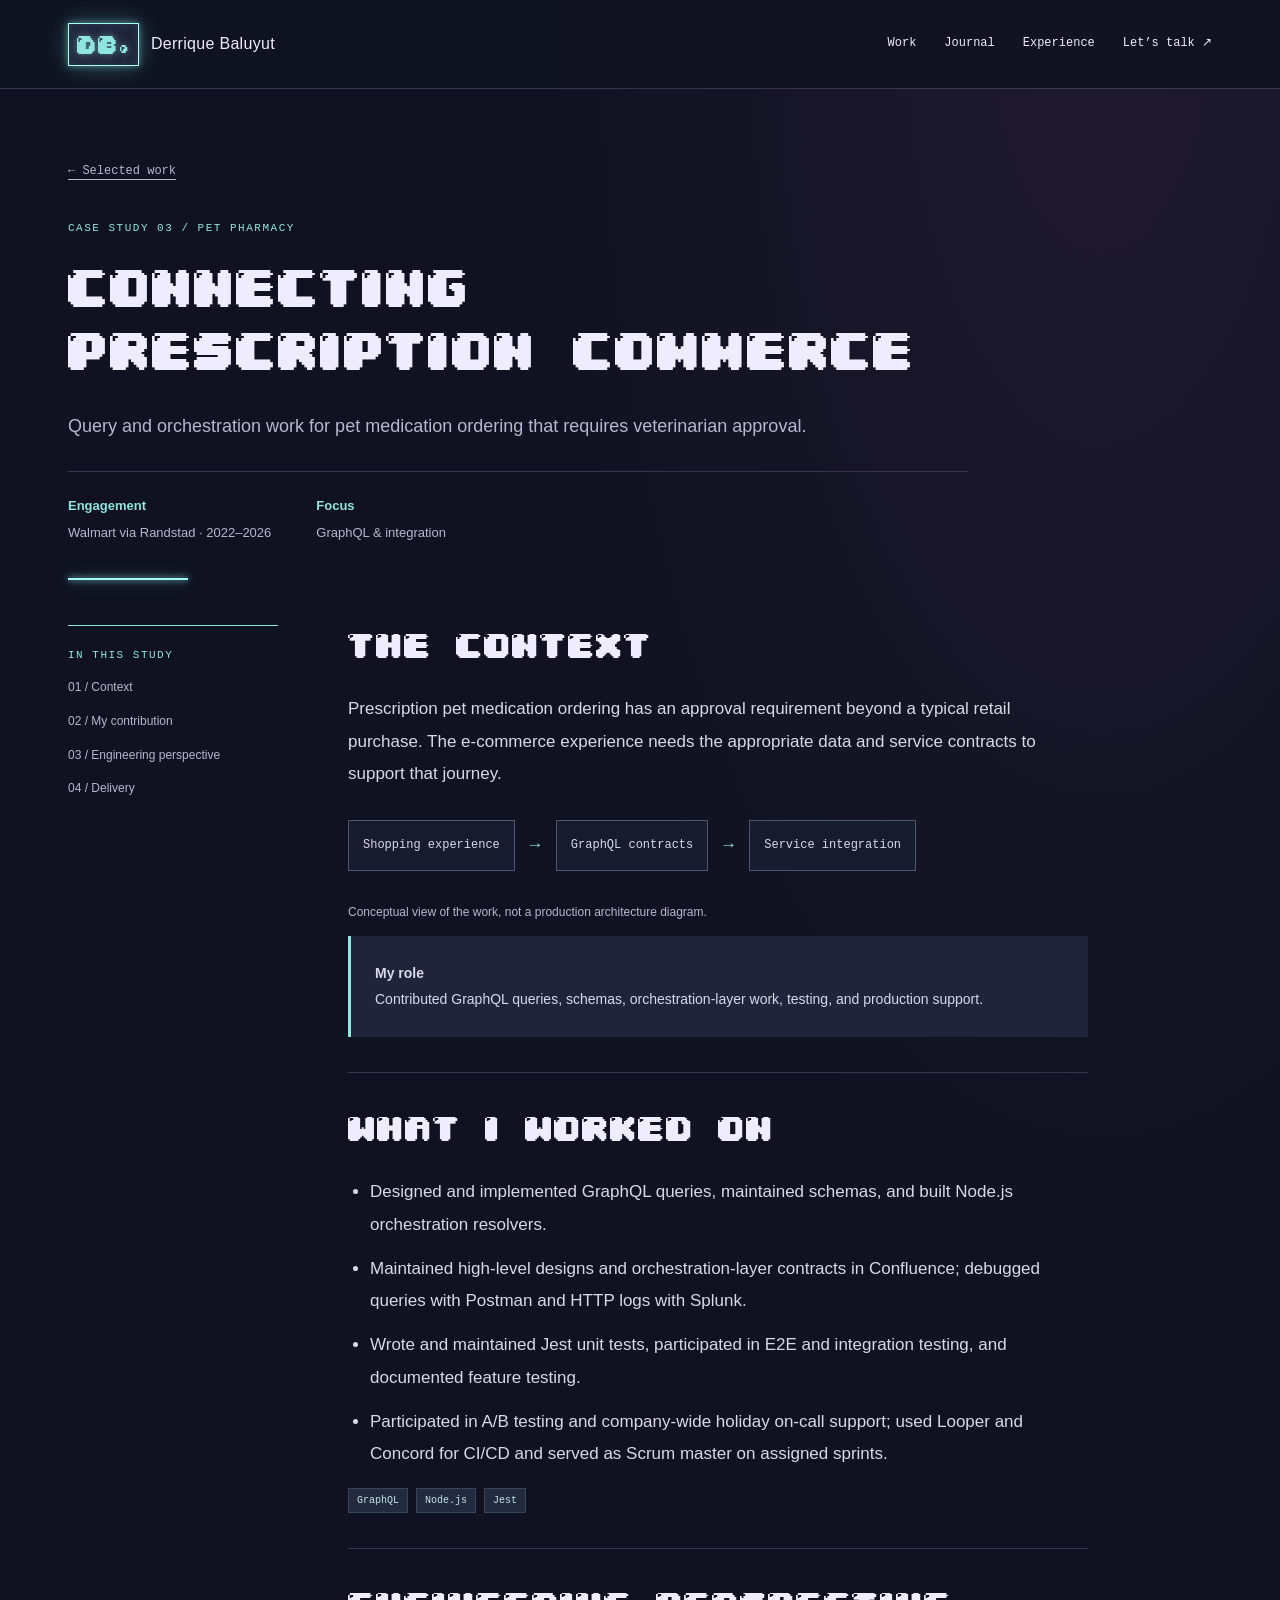
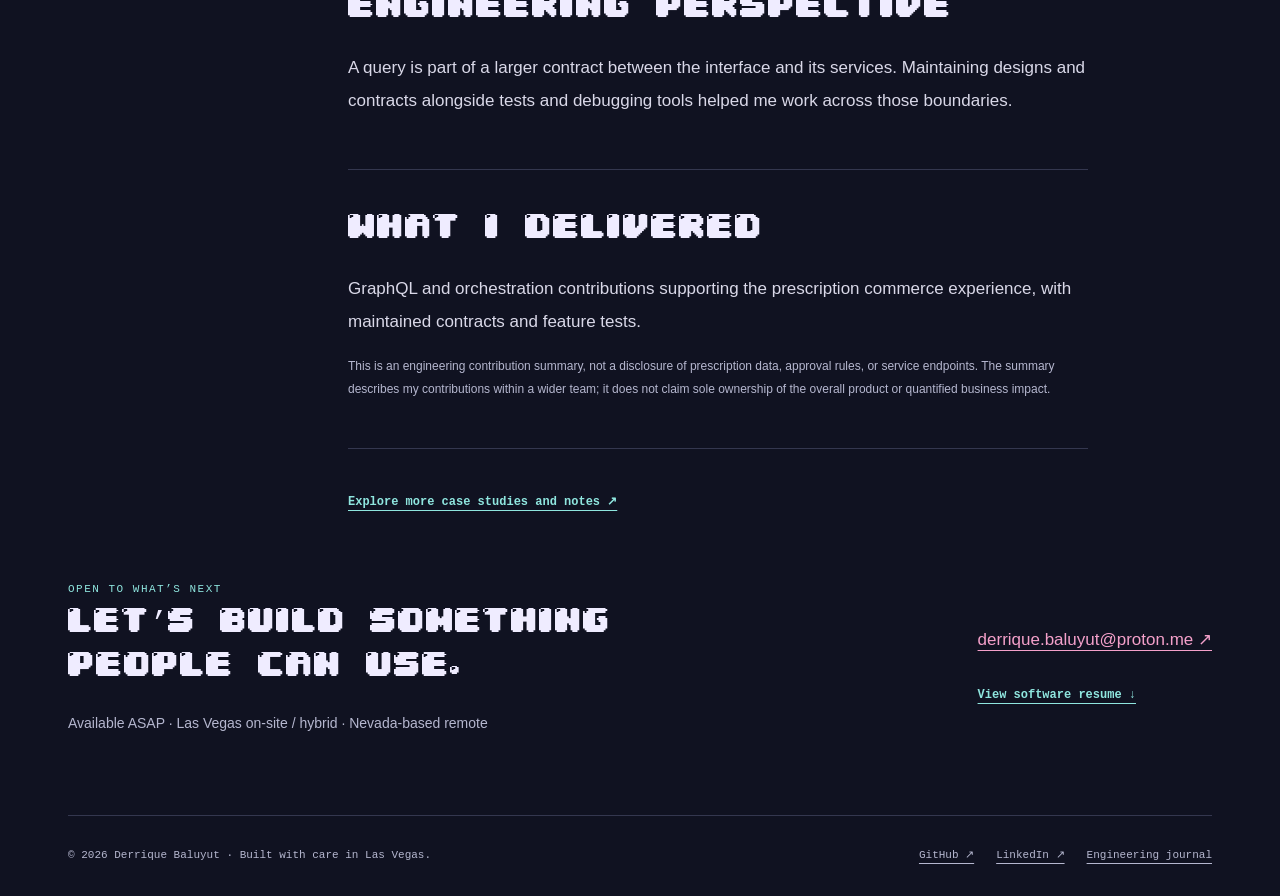
<file: case-studies/pet-pharmacy/index.html>
<!doctype html><html lang="en"><head><meta charset="utf-8"><meta name="viewport" content="width=device-width,initial-scale=1"><title>Pet Pharmacy — Case study | Derrique Baluyut</title><meta name="description" content="Query and orchestration work for pet medication ordering that requires veterinarian approval."><meta name="theme-color" content="#101221"><link rel="stylesheet" href="/style.css?v=f51f1cc85f"><link rel="icon" href="data:image/svg+xml,%3Csvg xmlns='http://www.w3.org/2000/svg' viewBox='0 0 64 64'%3E%3Crect width='64' height='64' fill='%231b2d37'/%3E%3Ctext x='9' y='43' font-size='38' fill='%23f6f4ee' font-family='Georgia'%3Edb%3C/text%3E%3C/svg%3E"><meta property="og:title" content="Pet Pharmacy — Case study | Derrique Baluyut"><meta property="og:description" content="Query and orchestration work for pet medication ordering that requires veterinarian approval."><meta property="og:type" content="website"></head><body><a class="skip" href="#main">Skip to content</a><header><div class="wrap nav"><a class="brand" href="/"><span class="monogram">db.</span>Derrique Baluyut</a><nav class="navlinks" aria-label="Main navigation"><a href="/#work">Work</a><a href="/journal/" >Journal</a><a href="/#experience">Experience</a><a href="mailto:derrique.baluyut@proton.me">Let’s talk ↗</a></nav></div></header><main id="main" class="wrap"><div class="articlehead"><a class="breadcrumb" href="/#work">← Selected work</a><div class="eyebrow" style="margin-top:35px">Case study 03 / Pet Pharmacy</div><h1>Connecting prescription commerce</h1><p class="lead">Query and orchestration work for pet medication ordering that requires veterinarian approval.</p><div class="articlemeta"><div><strong>Engagement</strong><span>Walmart via Randstad · 2022–2026</span></div><div><strong>Focus</strong><span>GraphQL & integration</span></div></div></div><div class="articlelayout"><aside class="toc" aria-label="On this page"><span class="label">In this study</span><a href="#context">01 / Context</a><a href="#contribution">02 / My contribution</a><a href="#considerations">03 / Engineering perspective</a><a href="#delivery">04 / Delivery</a></aside><article class="prose"><section id="context"><h2>The context</h2><p>Prescription pet medication ordering has an approval requirement beyond a typical retail purchase. The e-commerce experience needs the appropriate data and service contracts to support that journey.</p><div class="flow" aria-label="Conceptual project focus"><span>Shopping experience</span> <b aria-hidden="true">→</b> <span>GraphQL contracts</span> <b aria-hidden="true">→</b> <span>Service integration</span></div><p class="subtle">Conceptual view of the work, not a production architecture diagram.</p><div class="callout"><strong>My role</strong><br>Contributed GraphQL queries, schemas, orchestration-layer work, testing, and production support.</div></section><section id="contribution"><h2>What I worked on</h2><ul><li>Designed and implemented GraphQL queries, maintained schemas, and built Node.js orchestration resolvers.</li><li>Maintained high-level designs and orchestration-layer contracts in Confluence; debugged queries with Postman and HTTP logs with Splunk.</li><li>Wrote and maintained Jest unit tests, participated in E2E and integration testing, and documented feature testing.</li><li>Participated in A/B testing and company-wide holiday on-call support; used Looper and Concord for CI/CD and served as Scrum master on assigned sprints.</li></ul><div class="tags"><span class="tag">GraphQL</span><span class="tag">Node.js</span><span class="tag">Jest</span></div></section><section id="considerations"><h2>Engineering perspective</h2><p>A query is part of a larger contract between the interface and its services. Maintaining designs and contracts alongside tests and debugging tools helped me work across those boundaries.</p></section><section id="delivery"><h2>What I delivered</h2><p>GraphQL and orchestration contributions supporting the prescription commerce experience, with maintained contracts and feature tests.</p><p class="subtle">This is an engineering contribution summary, not a disclosure of prescription data, approval rules, or service endpoints. The summary describes my contributions within a wider team; it does not claim sole ownership of the overall product or quantified business impact.</p></section><a class="textlink" href="/journal/">Explore more case studies and notes ↗</a></article></div><section class="contact"><div><div class="eyebrow">Open to what’s next</div><h2>Let’s build something<br>people can use.</h2><p>Available ASAP · Las Vegas on-site / hybrid · Nevada-based remote</p></div><div><a class="email" href="mailto:derrique.baluyut@proton.me">derrique.baluyut@proton.me ↗</a><div class="actions"><a class="textlink" href="/resume.pdf">View software resume ↓</a></div></div></section></main><footer><div class="wrap footer"><span>© 2026 Derrique Baluyut · Built with care in Las Vegas.</span><div><a href="https://github.com/dbaluyut">GitHub ↗</a><a href="https://www.linkedin.com/in/derrique-baluyut-5ba14545/">LinkedIn ↗</a><a href="/journal/">Engineering journal</a></div></div></footer></body></html>
</file>
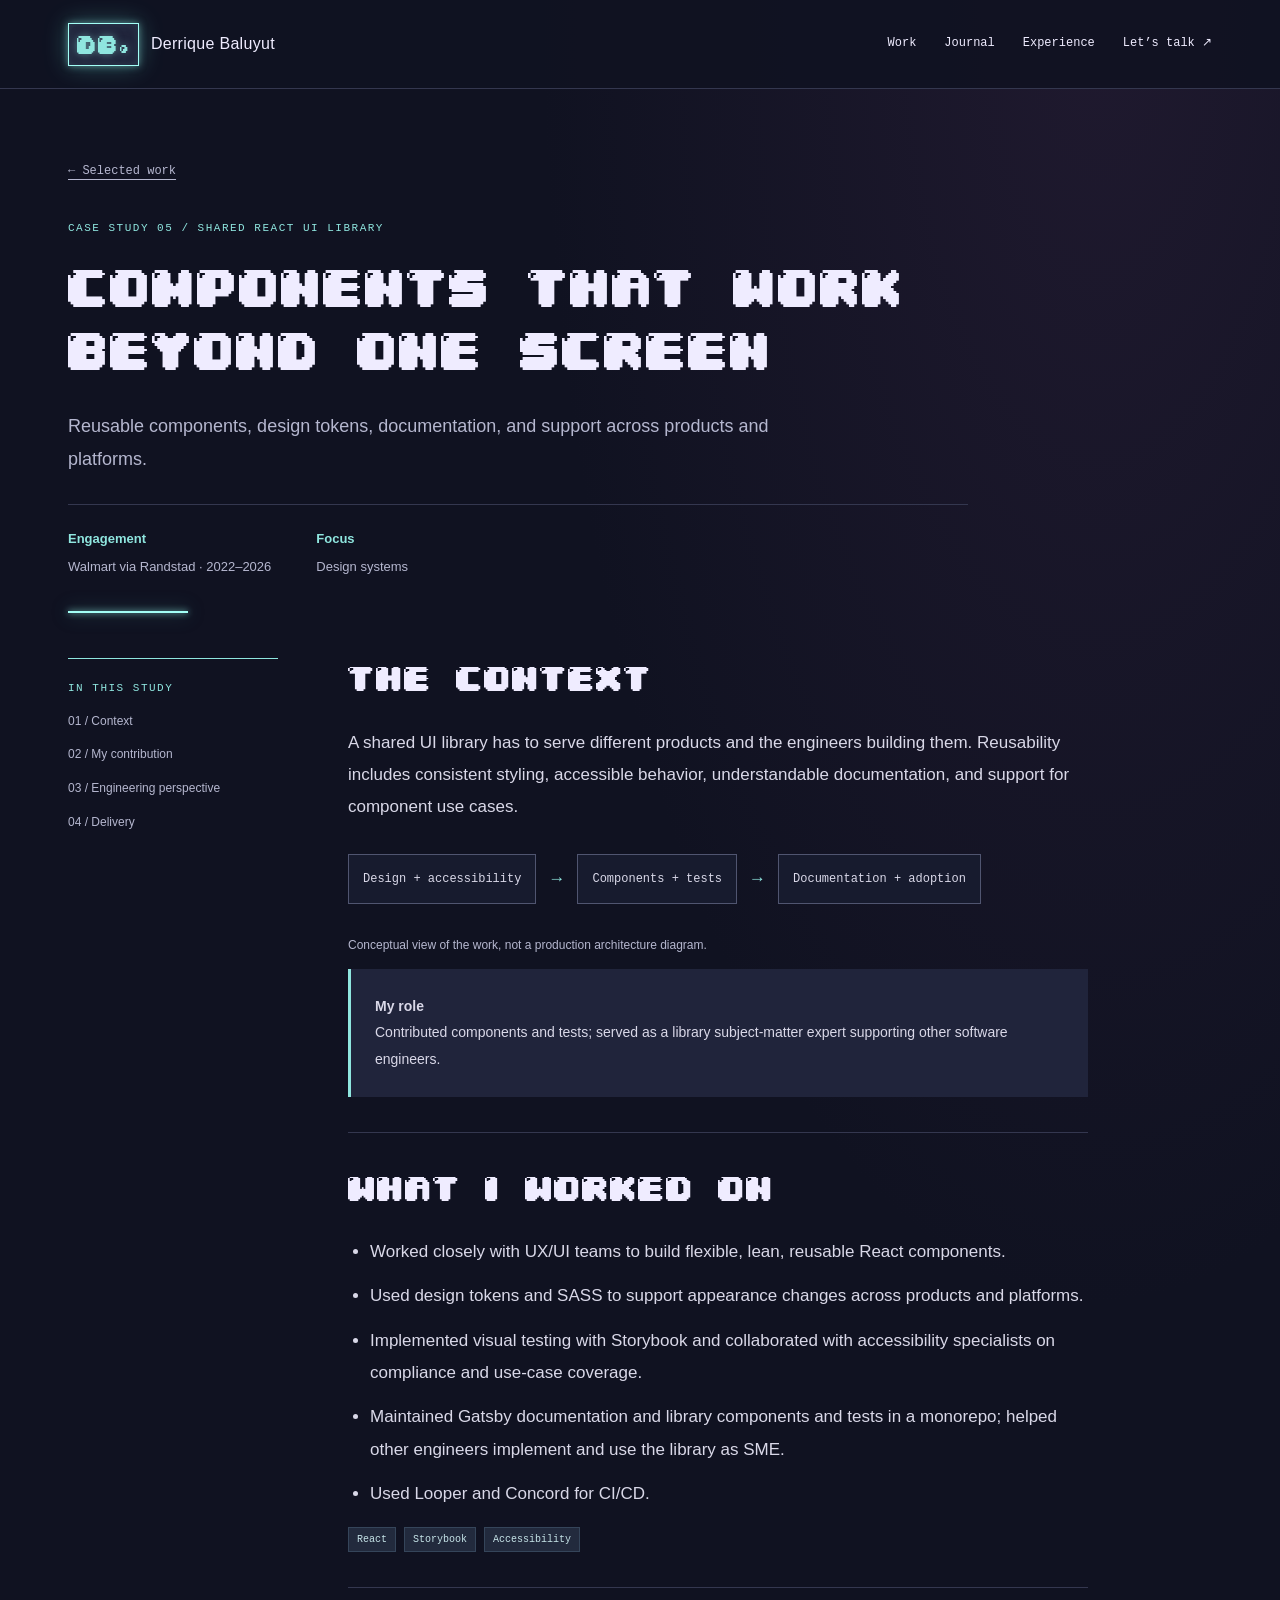
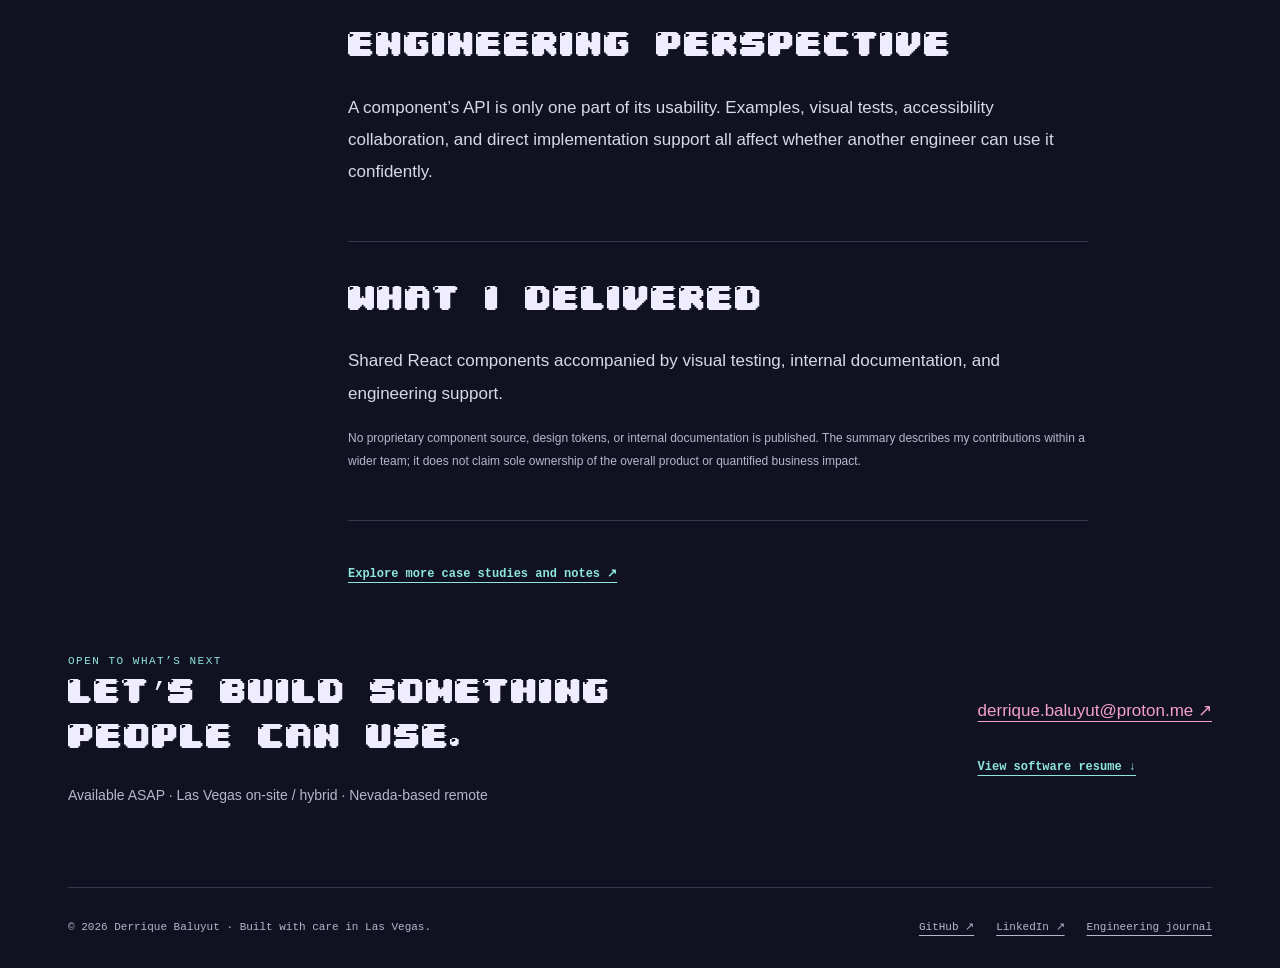
<file: case-studies/react-ui-library/index.html>
<!doctype html><html lang="en"><head><meta charset="utf-8"><meta name="viewport" content="width=device-width,initial-scale=1"><title>Shared React UI Library — Case study | Derrique Baluyut</title><meta name="description" content="Reusable components, design tokens, documentation, and support across products and platforms."><meta name="theme-color" content="#101221"><link rel="stylesheet" href="/style.css?v=f51f1cc85f"><link rel="icon" href="data:image/svg+xml,%3Csvg xmlns='http://www.w3.org/2000/svg' viewBox='0 0 64 64'%3E%3Crect width='64' height='64' fill='%231b2d37'/%3E%3Ctext x='9' y='43' font-size='38' fill='%23f6f4ee' font-family='Georgia'%3Edb%3C/text%3E%3C/svg%3E"><meta property="og:title" content="Shared React UI Library — Case study | Derrique Baluyut"><meta property="og:description" content="Reusable components, design tokens, documentation, and support across products and platforms."><meta property="og:type" content="website"></head><body><a class="skip" href="#main">Skip to content</a><header><div class="wrap nav"><a class="brand" href="/"><span class="monogram">db.</span>Derrique Baluyut</a><nav class="navlinks" aria-label="Main navigation"><a href="/#work">Work</a><a href="/journal/" >Journal</a><a href="/#experience">Experience</a><a href="mailto:derrique.baluyut@proton.me">Let’s talk ↗</a></nav></div></header><main id="main" class="wrap"><div class="articlehead"><a class="breadcrumb" href="/#work">← Selected work</a><div class="eyebrow" style="margin-top:35px">Case study 05 / Shared React UI Library</div><h1>Components that work beyond one screen</h1><p class="lead">Reusable components, design tokens, documentation, and support across products and platforms.</p><div class="articlemeta"><div><strong>Engagement</strong><span>Walmart via Randstad · 2022–2026</span></div><div><strong>Focus</strong><span>Design systems</span></div></div></div><div class="articlelayout"><aside class="toc" aria-label="On this page"><span class="label">In this study</span><a href="#context">01 / Context</a><a href="#contribution">02 / My contribution</a><a href="#considerations">03 / Engineering perspective</a><a href="#delivery">04 / Delivery</a></aside><article class="prose"><section id="context"><h2>The context</h2><p>A shared UI library has to serve different products and the engineers building them. Reusability includes consistent styling, accessible behavior, understandable documentation, and support for component use cases.</p><div class="flow" aria-label="Conceptual project focus"><span>Design + accessibility</span> <b aria-hidden="true">→</b> <span>Components + tests</span> <b aria-hidden="true">→</b> <span>Documentation + adoption</span></div><p class="subtle">Conceptual view of the work, not a production architecture diagram.</p><div class="callout"><strong>My role</strong><br>Contributed components and tests; served as a library subject-matter expert supporting other software engineers.</div></section><section id="contribution"><h2>What I worked on</h2><ul><li>Worked closely with UX/UI teams to build flexible, lean, reusable React components.</li><li>Used design tokens and SASS to support appearance changes across products and platforms.</li><li>Implemented visual testing with Storybook and collaborated with accessibility specialists on compliance and use-case coverage.</li><li>Maintained Gatsby documentation and library components and tests in a monorepo; helped other engineers implement and use the library as SME.</li><li>Used Looper and Concord for CI/CD.</li></ul><div class="tags"><span class="tag">React</span><span class="tag">Storybook</span><span class="tag">Accessibility</span></div></section><section id="considerations"><h2>Engineering perspective</h2><p>A component’s API is only one part of its usability. Examples, visual tests, accessibility collaboration, and direct implementation support all affect whether another engineer can use it confidently.</p></section><section id="delivery"><h2>What I delivered</h2><p>Shared React components accompanied by visual testing, internal documentation, and engineering support.</p><p class="subtle">No proprietary component source, design tokens, or internal documentation is published. The summary describes my contributions within a wider team; it does not claim sole ownership of the overall product or quantified business impact.</p></section><a class="textlink" href="/journal/">Explore more case studies and notes ↗</a></article></div><section class="contact"><div><div class="eyebrow">Open to what’s next</div><h2>Let’s build something<br>people can use.</h2><p>Available ASAP · Las Vegas on-site / hybrid · Nevada-based remote</p></div><div><a class="email" href="mailto:derrique.baluyut@proton.me">derrique.baluyut@proton.me ↗</a><div class="actions"><a class="textlink" href="/resume.pdf">View software resume ↓</a></div></div></section></main><footer><div class="wrap footer"><span>© 2026 Derrique Baluyut · Built with care in Las Vegas.</span><div><a href="https://github.com/dbaluyut">GitHub ↗</a><a href="https://www.linkedin.com/in/derrique-baluyut-5ba14545/">LinkedIn ↗</a><a href="/journal/">Engineering journal</a></div></div></footer></body></html>
</file>
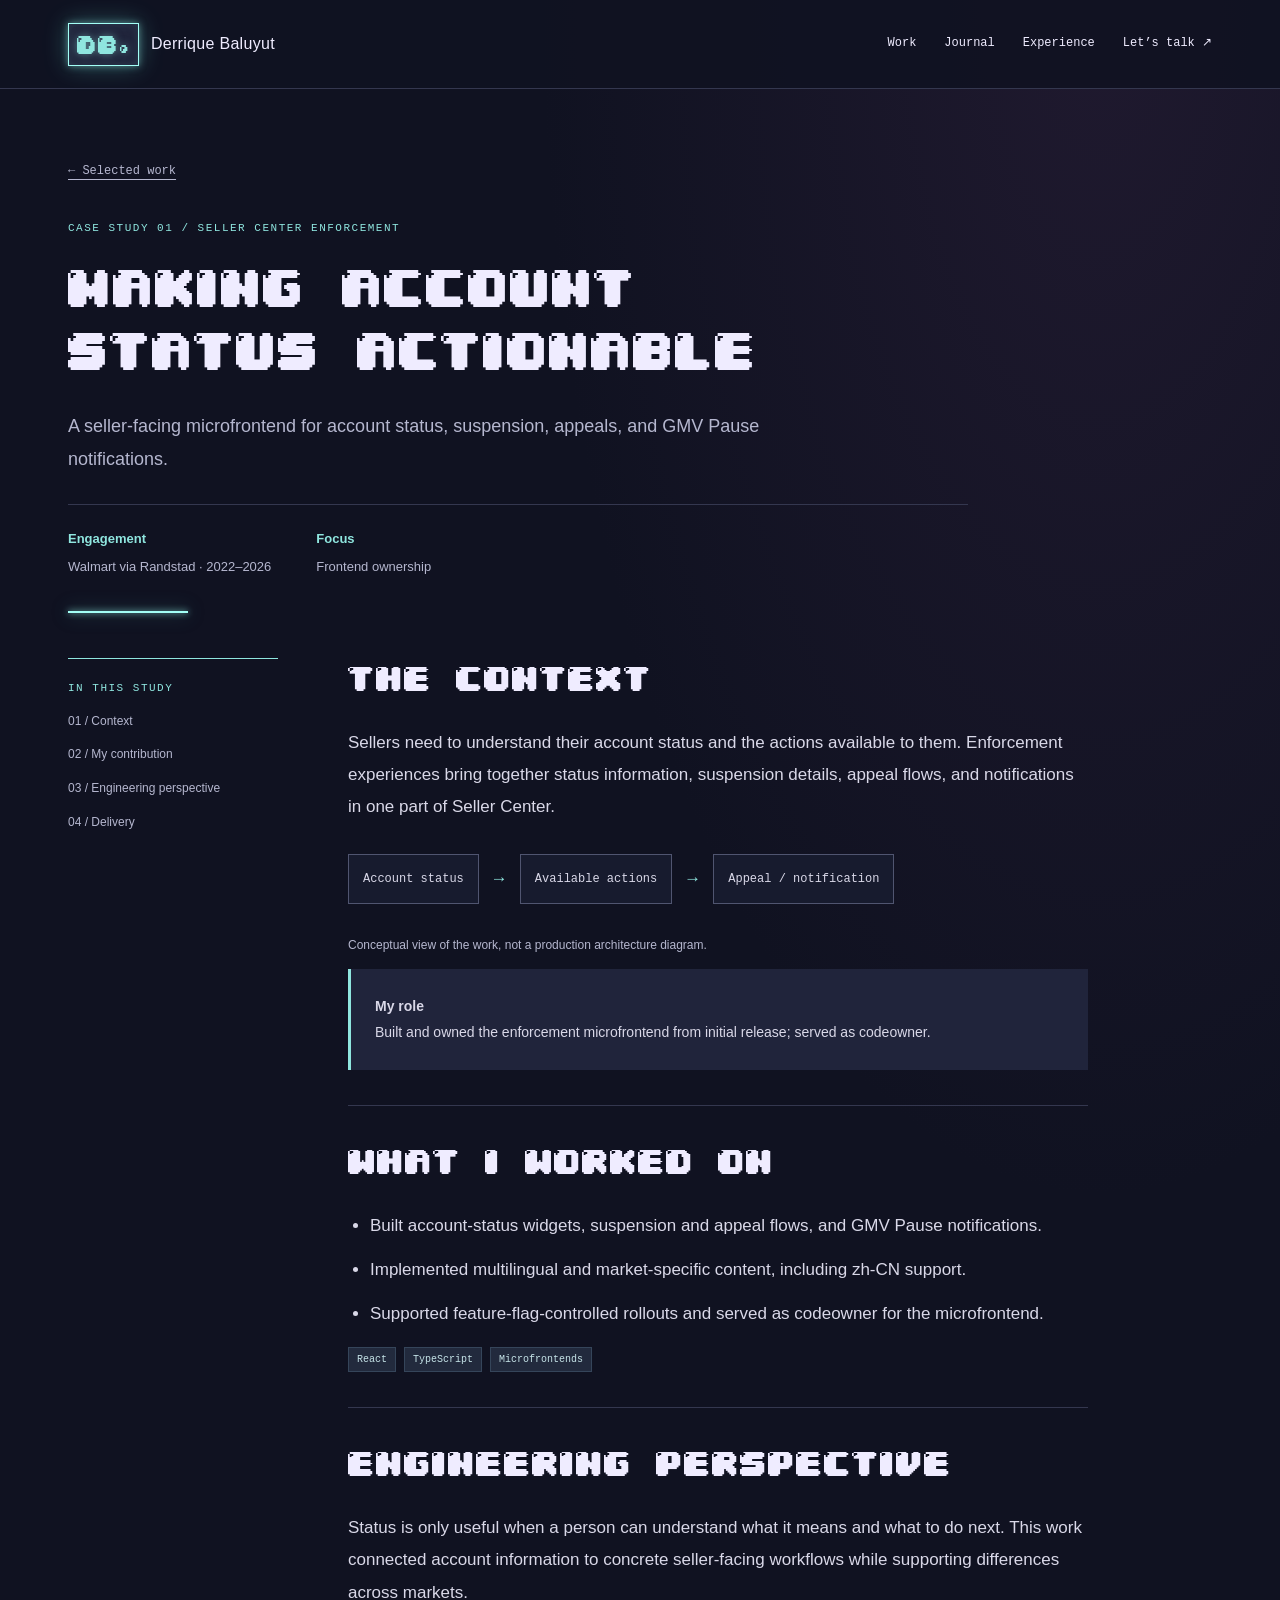
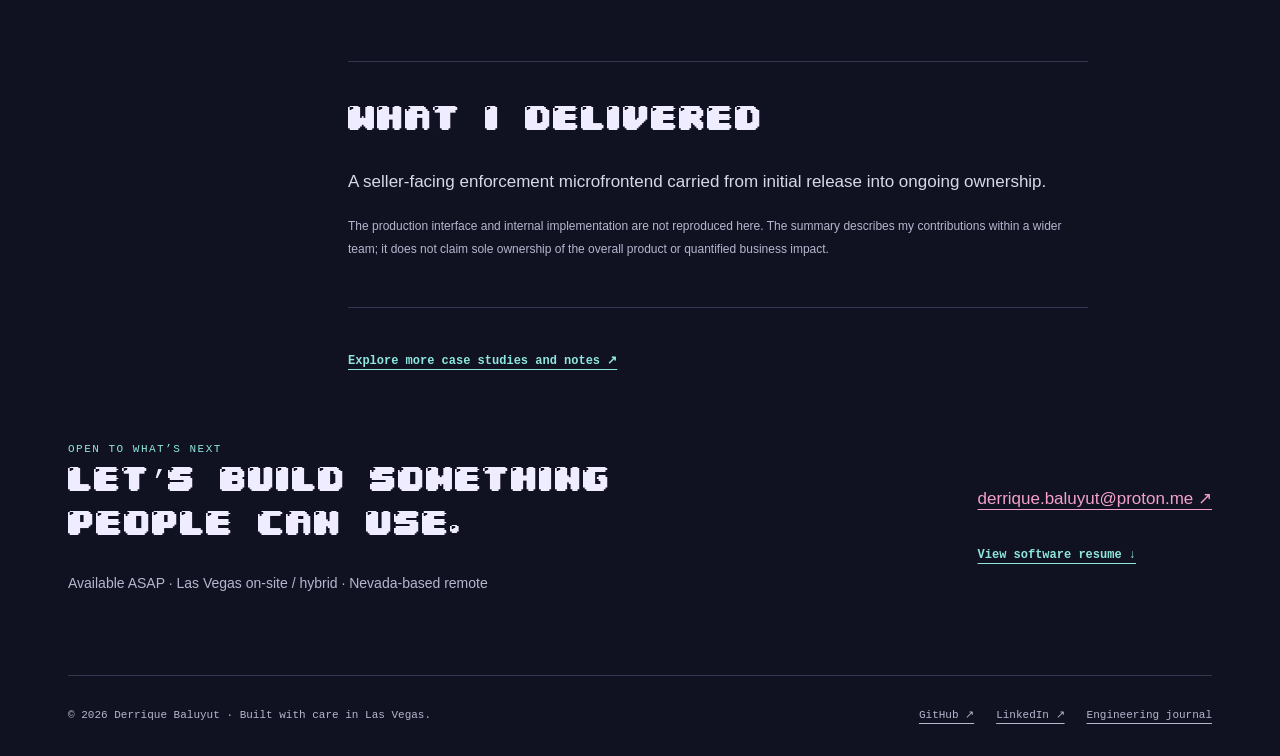
<file: case-studies/seller-center/index.html>
<!doctype html><html lang="en"><head><meta charset="utf-8"><meta name="viewport" content="width=device-width,initial-scale=1"><title>Seller Center Enforcement — Case study | Derrique Baluyut</title><meta name="description" content="A seller-facing microfrontend for account status, suspension, appeals, and GMV Pause notifications."><meta name="theme-color" content="#101221"><link rel="stylesheet" href="/style.css?v=f51f1cc85f"><link rel="icon" href="data:image/svg+xml,%3Csvg xmlns='http://www.w3.org/2000/svg' viewBox='0 0 64 64'%3E%3Crect width='64' height='64' fill='%231b2d37'/%3E%3Ctext x='9' y='43' font-size='38' fill='%23f6f4ee' font-family='Georgia'%3Edb%3C/text%3E%3C/svg%3E"><meta property="og:title" content="Seller Center Enforcement — Case study | Derrique Baluyut"><meta property="og:description" content="A seller-facing microfrontend for account status, suspension, appeals, and GMV Pause notifications."><meta property="og:type" content="website"></head><body><a class="skip" href="#main">Skip to content</a><header><div class="wrap nav"><a class="brand" href="/"><span class="monogram">db.</span>Derrique Baluyut</a><nav class="navlinks" aria-label="Main navigation"><a href="/#work">Work</a><a href="/journal/" >Journal</a><a href="/#experience">Experience</a><a href="mailto:derrique.baluyut@proton.me">Let’s talk ↗</a></nav></div></header><main id="main" class="wrap"><div class="articlehead"><a class="breadcrumb" href="/#work">← Selected work</a><div class="eyebrow" style="margin-top:35px">Case study 01 / Seller Center Enforcement</div><h1>Making account status actionable</h1><p class="lead">A seller-facing microfrontend for account status, suspension, appeals, and GMV Pause notifications.</p><div class="articlemeta"><div><strong>Engagement</strong><span>Walmart via Randstad · 2022–2026</span></div><div><strong>Focus</strong><span>Frontend ownership</span></div></div></div><div class="articlelayout"><aside class="toc" aria-label="On this page"><span class="label">In this study</span><a href="#context">01 / Context</a><a href="#contribution">02 / My contribution</a><a href="#considerations">03 / Engineering perspective</a><a href="#delivery">04 / Delivery</a></aside><article class="prose"><section id="context"><h2>The context</h2><p>Sellers need to understand their account status and the actions available to them. Enforcement experiences bring together status information, suspension details, appeal flows, and notifications in one part of Seller Center.</p><div class="flow" aria-label="Conceptual project focus"><span>Account status</span> <b aria-hidden="true">→</b> <span>Available actions</span> <b aria-hidden="true">→</b> <span>Appeal / notification</span></div><p class="subtle">Conceptual view of the work, not a production architecture diagram.</p><div class="callout"><strong>My role</strong><br>Built and owned the enforcement microfrontend from initial release; served as codeowner.</div></section><section id="contribution"><h2>What I worked on</h2><ul><li>Built account-status widgets, suspension and appeal flows, and GMV Pause notifications.</li><li>Implemented multilingual and market-specific content, including zh-CN support.</li><li>Supported feature-flag-controlled rollouts and served as codeowner for the microfrontend.</li></ul><div class="tags"><span class="tag">React</span><span class="tag">TypeScript</span><span class="tag">Microfrontends</span></div></section><section id="considerations"><h2>Engineering perspective</h2><p>Status is only useful when a person can understand what it means and what to do next. This work connected account information to concrete seller-facing workflows while supporting differences across markets.</p></section><section id="delivery"><h2>What I delivered</h2><p>A seller-facing enforcement microfrontend carried from initial release into ongoing ownership.</p><p class="subtle">The production interface and internal implementation are not reproduced here. The summary describes my contributions within a wider team; it does not claim sole ownership of the overall product or quantified business impact.</p></section><a class="textlink" href="/journal/">Explore more case studies and notes ↗</a></article></div><section class="contact"><div><div class="eyebrow">Open to what’s next</div><h2>Let’s build something<br>people can use.</h2><p>Available ASAP · Las Vegas on-site / hybrid · Nevada-based remote</p></div><div><a class="email" href="mailto:derrique.baluyut@proton.me">derrique.baluyut@proton.me ↗</a><div class="actions"><a class="textlink" href="/resume.pdf">View software resume ↓</a></div></div></section></main><footer><div class="wrap footer"><span>© 2026 Derrique Baluyut · Built with care in Las Vegas.</span><div><a href="https://github.com/dbaluyut">GitHub ↗</a><a href="https://www.linkedin.com/in/derrique-baluyut-5ba14545/">LinkedIn ↗</a><a href="/journal/">Engineering journal</a></div></div></footer></body></html>
</file>
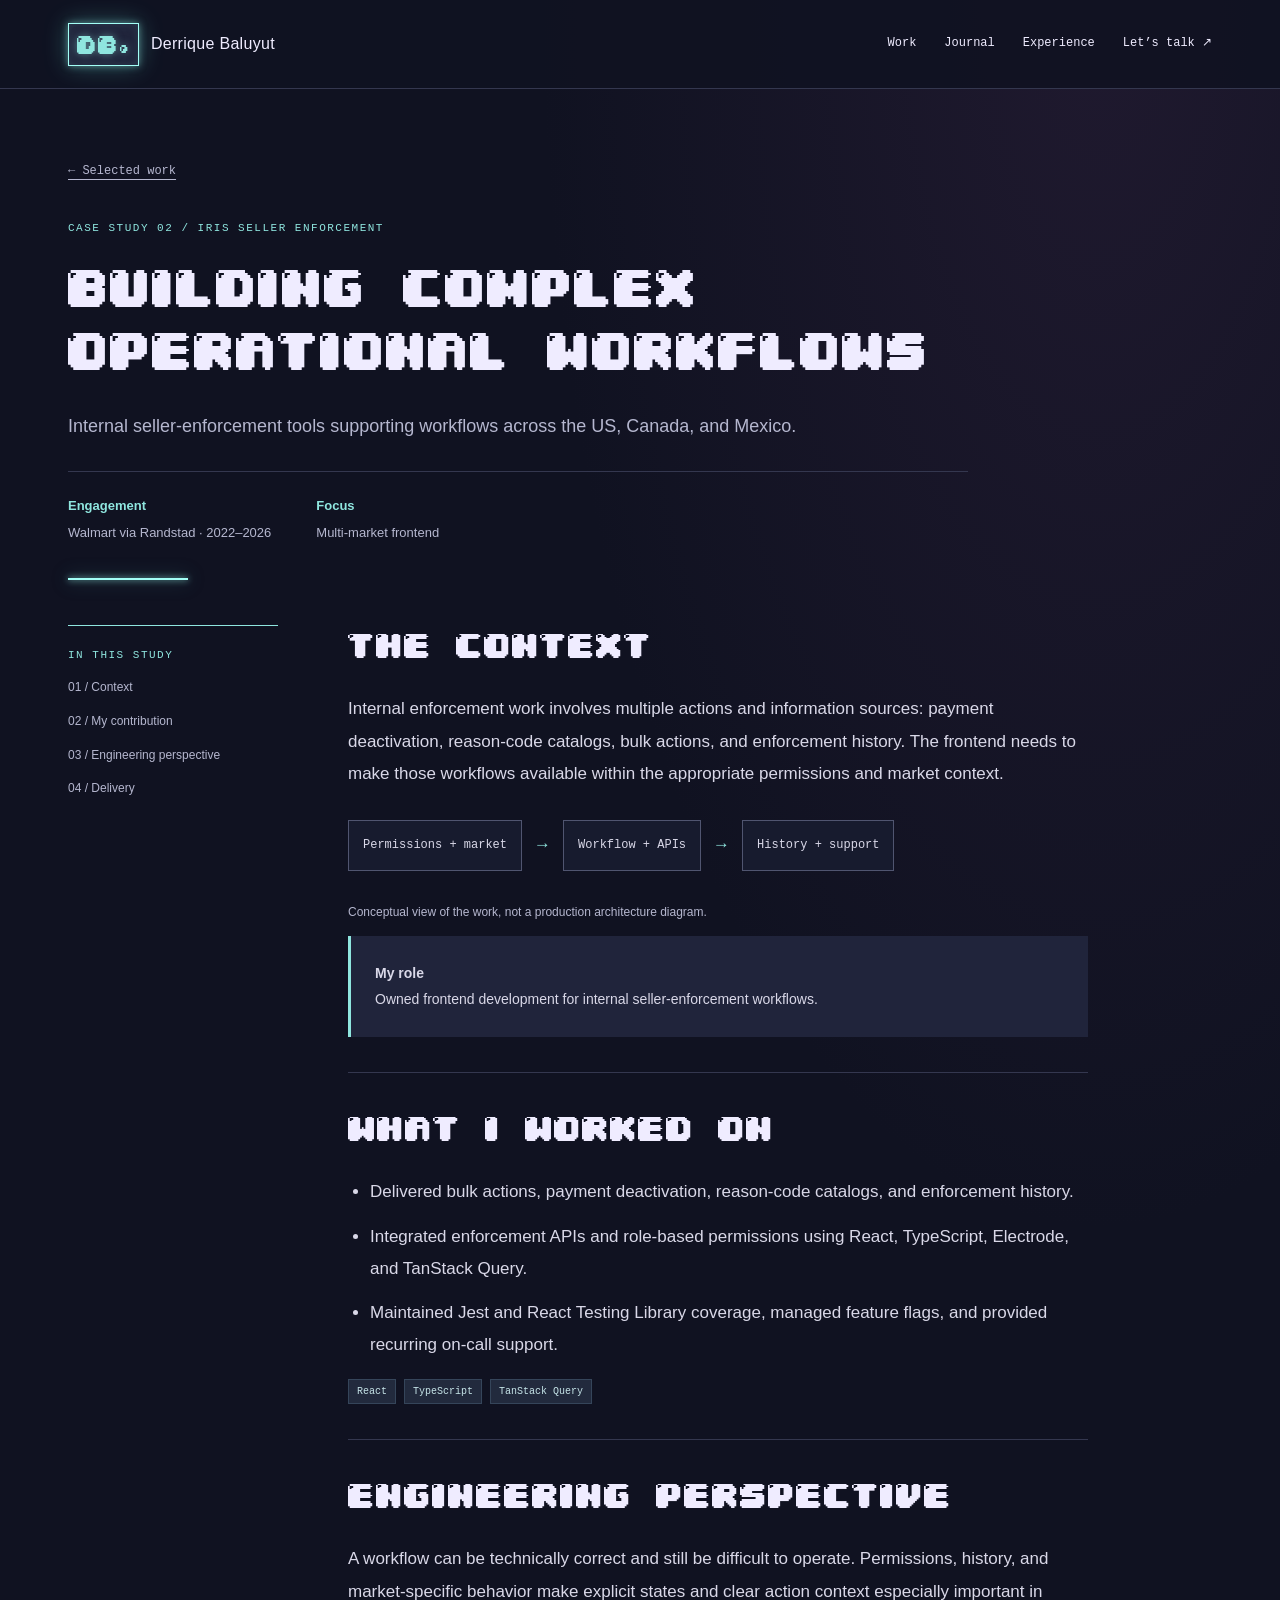
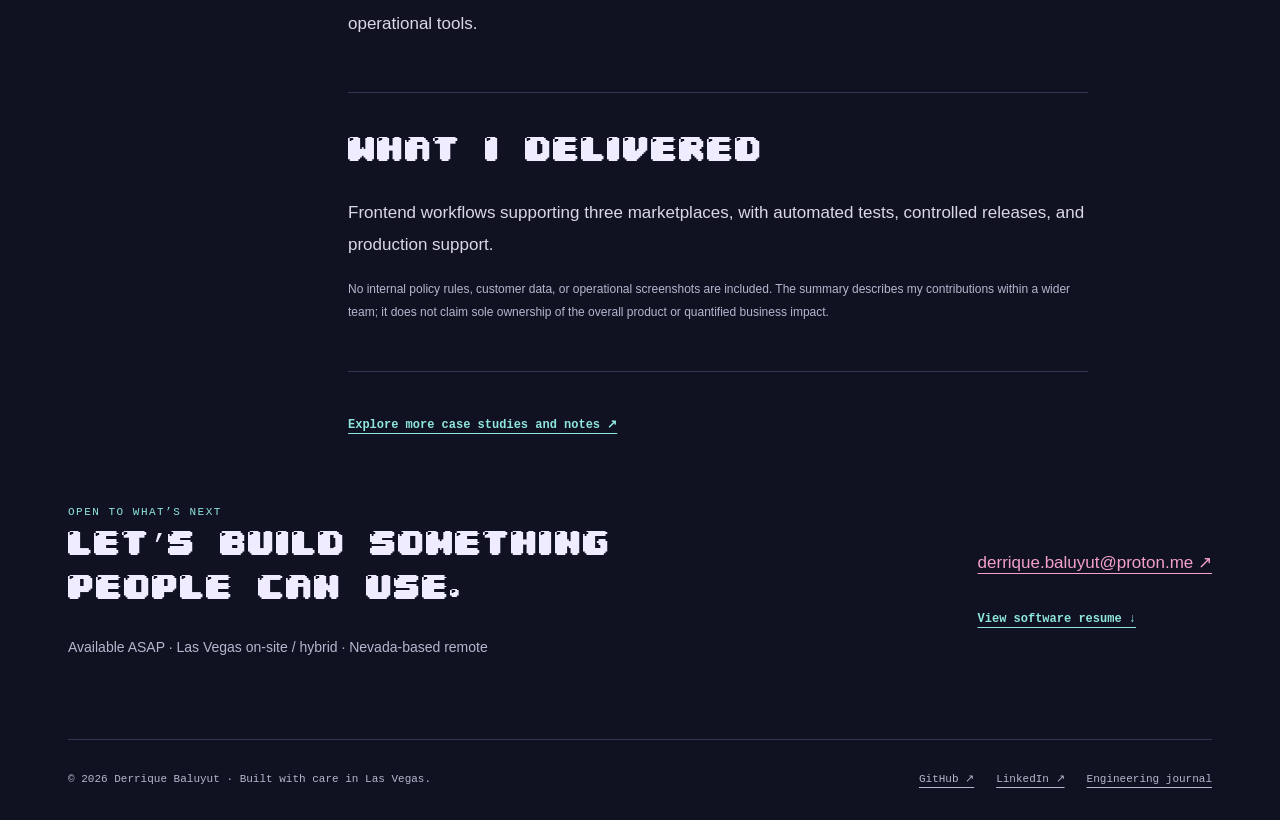
<file: case-studies/seller-enforcement/index.html>
<!doctype html><html lang="en"><head><meta charset="utf-8"><meta name="viewport" content="width=device-width,initial-scale=1"><title>IRIS Seller Enforcement — Case study | Derrique Baluyut</title><meta name="description" content="Internal seller-enforcement tools supporting workflows across the US, Canada, and Mexico."><meta name="theme-color" content="#101221"><link rel="stylesheet" href="/style.css?v=f51f1cc85f"><link rel="icon" href="data:image/svg+xml,%3Csvg xmlns='http://www.w3.org/2000/svg' viewBox='0 0 64 64'%3E%3Crect width='64' height='64' fill='%231b2d37'/%3E%3Ctext x='9' y='43' font-size='38' fill='%23f6f4ee' font-family='Georgia'%3Edb%3C/text%3E%3C/svg%3E"><meta property="og:title" content="IRIS Seller Enforcement — Case study | Derrique Baluyut"><meta property="og:description" content="Internal seller-enforcement tools supporting workflows across the US, Canada, and Mexico."><meta property="og:type" content="website"></head><body><a class="skip" href="#main">Skip to content</a><header><div class="wrap nav"><a class="brand" href="/"><span class="monogram">db.</span>Derrique Baluyut</a><nav class="navlinks" aria-label="Main navigation"><a href="/#work">Work</a><a href="/journal/" >Journal</a><a href="/#experience">Experience</a><a href="mailto:derrique.baluyut@proton.me">Let’s talk ↗</a></nav></div></header><main id="main" class="wrap"><div class="articlehead"><a class="breadcrumb" href="/#work">← Selected work</a><div class="eyebrow" style="margin-top:35px">Case study 02 / IRIS Seller Enforcement</div><h1>Building complex operational workflows</h1><p class="lead">Internal seller-enforcement tools supporting workflows across the US, Canada, and Mexico.</p><div class="articlemeta"><div><strong>Engagement</strong><span>Walmart via Randstad · 2022–2026</span></div><div><strong>Focus</strong><span>Multi-market frontend</span></div></div></div><div class="articlelayout"><aside class="toc" aria-label="On this page"><span class="label">In this study</span><a href="#context">01 / Context</a><a href="#contribution">02 / My contribution</a><a href="#considerations">03 / Engineering perspective</a><a href="#delivery">04 / Delivery</a></aside><article class="prose"><section id="context"><h2>The context</h2><p>Internal enforcement work involves multiple actions and information sources: payment deactivation, reason-code catalogs, bulk actions, and enforcement history. The frontend needs to make those workflows available within the appropriate permissions and market context.</p><div class="flow" aria-label="Conceptual project focus"><span>Permissions + market</span> <b aria-hidden="true">→</b> <span>Workflow + APIs</span> <b aria-hidden="true">→</b> <span>History + support</span></div><p class="subtle">Conceptual view of the work, not a production architecture diagram.</p><div class="callout"><strong>My role</strong><br>Owned frontend development for internal seller-enforcement workflows.</div></section><section id="contribution"><h2>What I worked on</h2><ul><li>Delivered bulk actions, payment deactivation, reason-code catalogs, and enforcement history.</li><li>Integrated enforcement APIs and role-based permissions using React, TypeScript, Electrode, and TanStack Query.</li><li>Maintained Jest and React Testing Library coverage, managed feature flags, and provided recurring on-call support.</li></ul><div class="tags"><span class="tag">React</span><span class="tag">TypeScript</span><span class="tag">TanStack Query</span></div></section><section id="considerations"><h2>Engineering perspective</h2><p>A workflow can be technically correct and still be difficult to operate. Permissions, history, and market-specific behavior make explicit states and clear action context especially important in operational tools.</p></section><section id="delivery"><h2>What I delivered</h2><p>Frontend workflows supporting three marketplaces, with automated tests, controlled releases, and production support.</p><p class="subtle">No internal policy rules, customer data, or operational screenshots are included. The summary describes my contributions within a wider team; it does not claim sole ownership of the overall product or quantified business impact.</p></section><a class="textlink" href="/journal/">Explore more case studies and notes ↗</a></article></div><section class="contact"><div><div class="eyebrow">Open to what’s next</div><h2>Let’s build something<br>people can use.</h2><p>Available ASAP · Las Vegas on-site / hybrid · Nevada-based remote</p></div><div><a class="email" href="mailto:derrique.baluyut@proton.me">derrique.baluyut@proton.me ↗</a><div class="actions"><a class="textlink" href="/resume.pdf">View software resume ↓</a></div></div></section></main><footer><div class="wrap footer"><span>© 2026 Derrique Baluyut · Built with care in Las Vegas.</span><div><a href="https://github.com/dbaluyut">GitHub ↗</a><a href="https://www.linkedin.com/in/derrique-baluyut-5ba14545/">LinkedIn ↗</a><a href="/journal/">Engineering journal</a></div></div></footer></body></html>
</file>
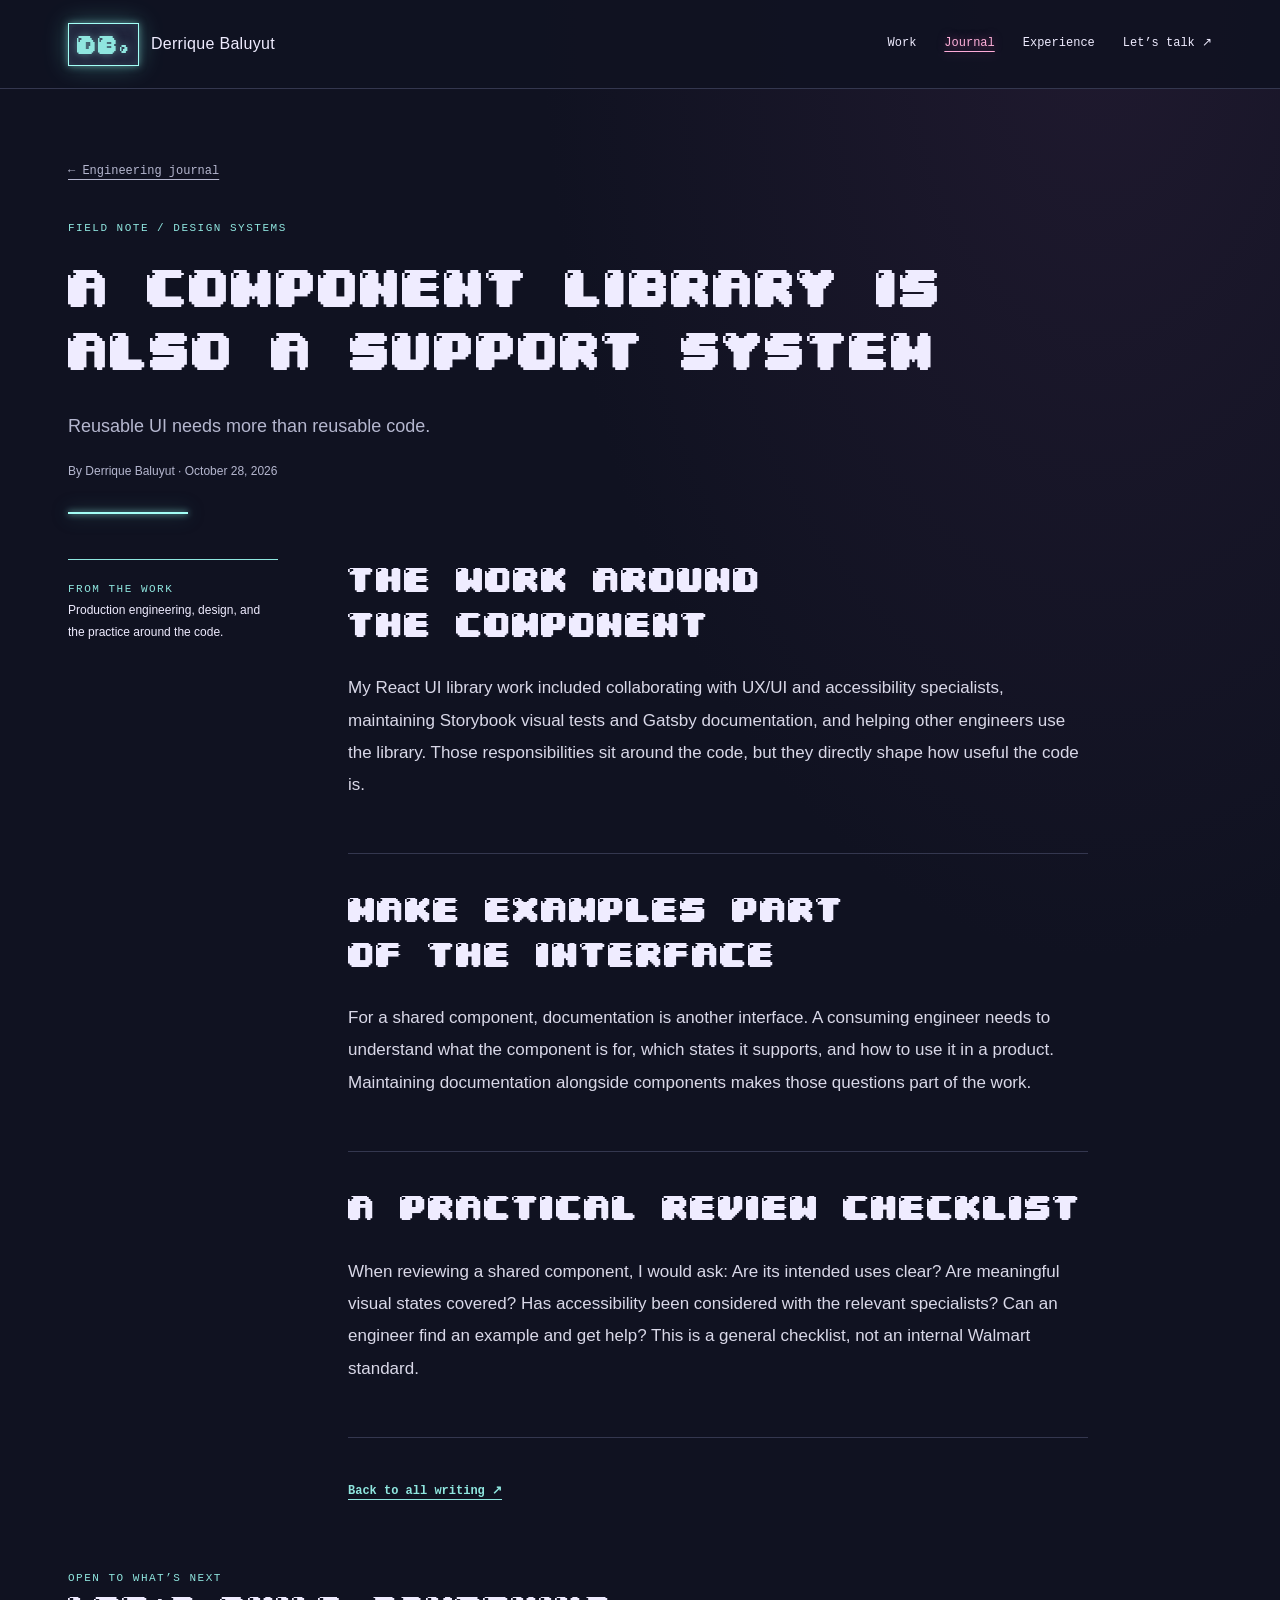
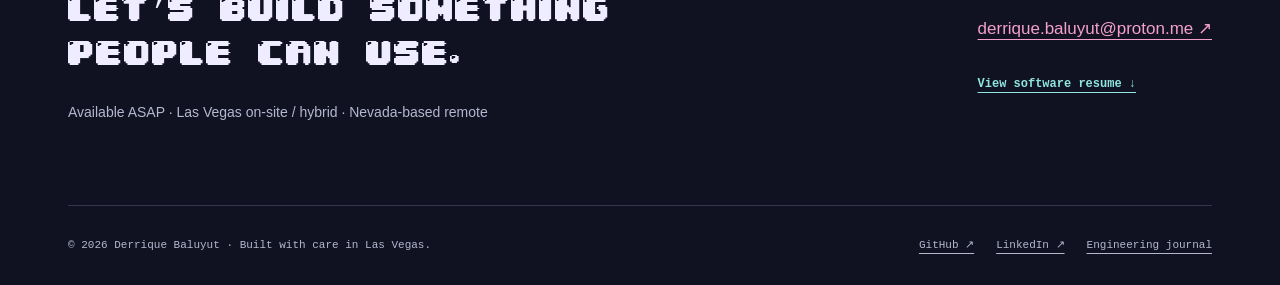
<file: journal/components-are-a-service/index.html>
<!doctype html><html lang="en"><head><meta charset="utf-8"><meta name="viewport" content="width=device-width,initial-scale=1"><title>A component library is also a support system | Derrique Baluyut</title><meta name="description" content="Reusable UI needs more than reusable code."><meta name="theme-color" content="#101221"><link rel="stylesheet" href="/style.css?v=f51f1cc85f"><link rel="icon" href="data:image/svg+xml,%3Csvg xmlns='http://www.w3.org/2000/svg' viewBox='0 0 64 64'%3E%3Crect width='64' height='64' fill='%231b2d37'/%3E%3Ctext x='9' y='43' font-size='38' fill='%23f6f4ee' font-family='Georgia'%3Edb%3C/text%3E%3C/svg%3E"><meta property="og:title" content="A component library is also a support system | Derrique Baluyut"><meta property="og:description" content="Reusable UI needs more than reusable code."><meta property="og:type" content="website"></head><body><a class="skip" href="#main">Skip to content</a><header><div class="wrap nav"><a class="brand" href="/"><span class="monogram">db.</span>Derrique Baluyut</a><nav class="navlinks" aria-label="Main navigation"><a href="/#work">Work</a><a href="/journal/" aria-current="page">Journal</a><a href="/#experience">Experience</a><a href="mailto:derrique.baluyut@proton.me">Let’s talk ↗</a></nav></div></header><main id="main" class="wrap"><div class="articlehead"><a class="breadcrumb" href="/journal/">← Engineering journal</a><div class="eyebrow" style="margin-top:35px">Field note / Design systems</div><h1>A component library is also a support system</h1><p class="lead">Reusable UI needs more than reusable code.</p><p class="subtle">By Derrique Baluyut · October 28, 2026</p></div><div class="articlelayout"><aside class="toc"><span class="label">From the work</span><p>Production engineering, design, and the practice around the code.</p></aside><article class="prose"><section><h2>The work around the component</h2><p>My React UI library work included collaborating with UX/UI and accessibility specialists, maintaining Storybook visual tests and Gatsby documentation, and helping other engineers use the library. Those responsibilities sit around the code, but they directly shape how useful the code is.</p></section><section><h2>Make examples part of the interface</h2><p>For a shared component, documentation is another interface. A consuming engineer needs to understand what the component is for, which states it supports, and how to use it in a product. Maintaining documentation alongside components makes those questions part of the work.</p></section><section><h2>A practical review checklist</h2><p>When reviewing a shared component, I would ask: Are its intended uses clear? Are meaningful visual states covered? Has accessibility been considered with the relevant specialists? Can an engineer find an example and get help? This is a general checklist, not an internal Walmart standard.</p></section><a class="textlink" href="/journal/">Back to all writing ↗</a></article></div><section class="contact"><div><div class="eyebrow">Open to what’s next</div><h2>Let’s build something<br>people can use.</h2><p>Available ASAP · Las Vegas on-site / hybrid · Nevada-based remote</p></div><div><a class="email" href="mailto:derrique.baluyut@proton.me">derrique.baluyut@proton.me ↗</a><div class="actions"><a class="textlink" href="/resume.pdf">View software resume ↓</a></div></div></section></main><footer><div class="wrap footer"><span>© 2026 Derrique Baluyut · Built with care in Las Vegas.</span><div><a href="https://github.com/dbaluyut">GitHub ↗</a><a href="https://www.linkedin.com/in/derrique-baluyut-5ba14545/">LinkedIn ↗</a><a href="/journal/">Engineering journal</a></div></div></footer></body></html>
</file>
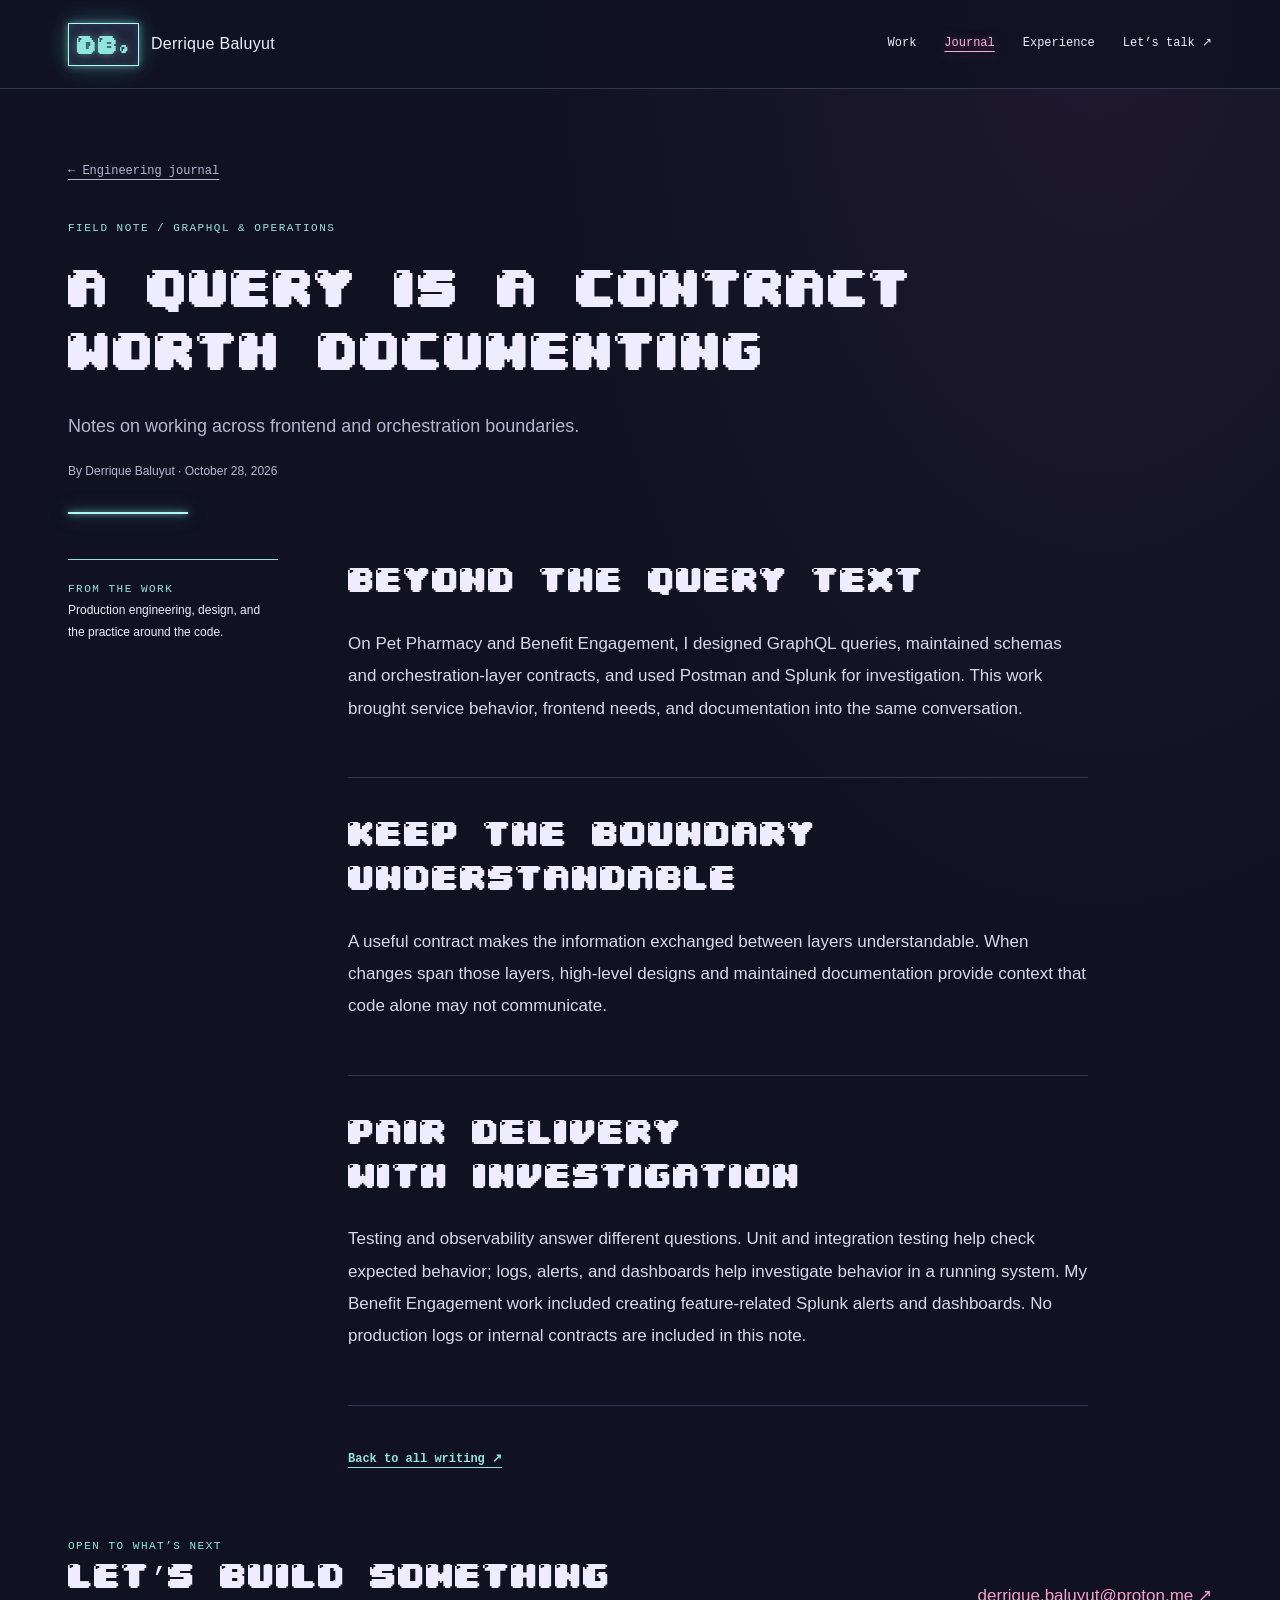
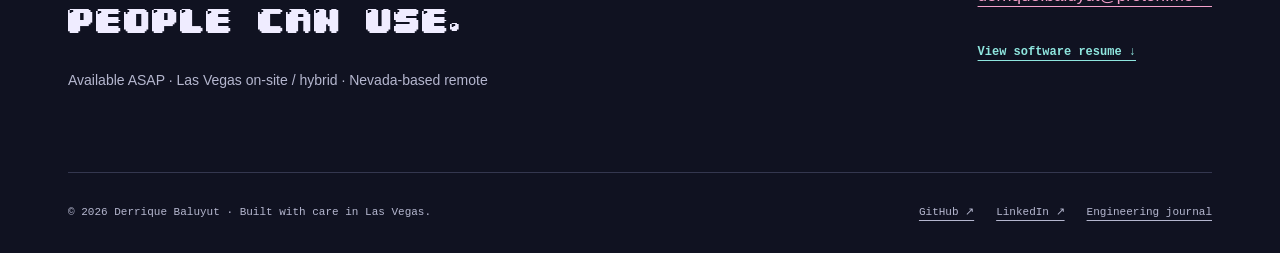
<file: journal/contracts-and-observability/index.html>
<!doctype html><html lang="en"><head><meta charset="utf-8"><meta name="viewport" content="width=device-width,initial-scale=1"><title>A query is a contract worth documenting | Derrique Baluyut</title><meta name="description" content="Notes on working across frontend and orchestration boundaries."><meta name="theme-color" content="#101221"><link rel="stylesheet" href="/style.css?v=f51f1cc85f"><link rel="icon" href="data:image/svg+xml,%3Csvg xmlns='http://www.w3.org/2000/svg' viewBox='0 0 64 64'%3E%3Crect width='64' height='64' fill='%231b2d37'/%3E%3Ctext x='9' y='43' font-size='38' fill='%23f6f4ee' font-family='Georgia'%3Edb%3C/text%3E%3C/svg%3E"><meta property="og:title" content="A query is a contract worth documenting | Derrique Baluyut"><meta property="og:description" content="Notes on working across frontend and orchestration boundaries."><meta property="og:type" content="website"></head><body><a class="skip" href="#main">Skip to content</a><header><div class="wrap nav"><a class="brand" href="/"><span class="monogram">db.</span>Derrique Baluyut</a><nav class="navlinks" aria-label="Main navigation"><a href="/#work">Work</a><a href="/journal/" aria-current="page">Journal</a><a href="/#experience">Experience</a><a href="mailto:derrique.baluyut@proton.me">Let’s talk ↗</a></nav></div></header><main id="main" class="wrap"><div class="articlehead"><a class="breadcrumb" href="/journal/">← Engineering journal</a><div class="eyebrow" style="margin-top:35px">Field note / GraphQL & operations</div><h1>A query is a contract worth documenting</h1><p class="lead">Notes on working across frontend and orchestration boundaries.</p><p class="subtle">By Derrique Baluyut · October 28, 2026</p></div><div class="articlelayout"><aside class="toc"><span class="label">From the work</span><p>Production engineering, design, and the practice around the code.</p></aside><article class="prose"><section><h2>Beyond the query text</h2><p>On Pet Pharmacy and Benefit Engagement, I designed GraphQL queries, maintained schemas and orchestration-layer contracts, and used Postman and Splunk for investigation. This work brought service behavior, frontend needs, and documentation into the same conversation.</p></section><section><h2>Keep the boundary understandable</h2><p>A useful contract makes the information exchanged between layers understandable. When changes span those layers, high-level designs and maintained documentation provide context that code alone may not communicate.</p></section><section><h2>Pair delivery with investigation</h2><p>Testing and observability answer different questions. Unit and integration testing help check expected behavior; logs, alerts, and dashboards help investigate behavior in a running system. My Benefit Engagement work included creating feature-related Splunk alerts and dashboards. No production logs or internal contracts are included in this note.</p></section><a class="textlink" href="/journal/">Back to all writing ↗</a></article></div><section class="contact"><div><div class="eyebrow">Open to what’s next</div><h2>Let’s build something<br>people can use.</h2><p>Available ASAP · Las Vegas on-site / hybrid · Nevada-based remote</p></div><div><a class="email" href="mailto:derrique.baluyut@proton.me">derrique.baluyut@proton.me ↗</a><div class="actions"><a class="textlink" href="/resume.pdf">View software resume ↓</a></div></div></section></main><footer><div class="wrap footer"><span>© 2026 Derrique Baluyut · Built with care in Las Vegas.</span><div><a href="https://github.com/dbaluyut">GitHub ↗</a><a href="https://www.linkedin.com/in/derrique-baluyut-5ba14545/">LinkedIn ↗</a><a href="/journal/">Engineering journal</a></div></div></footer></body></html>
</file>
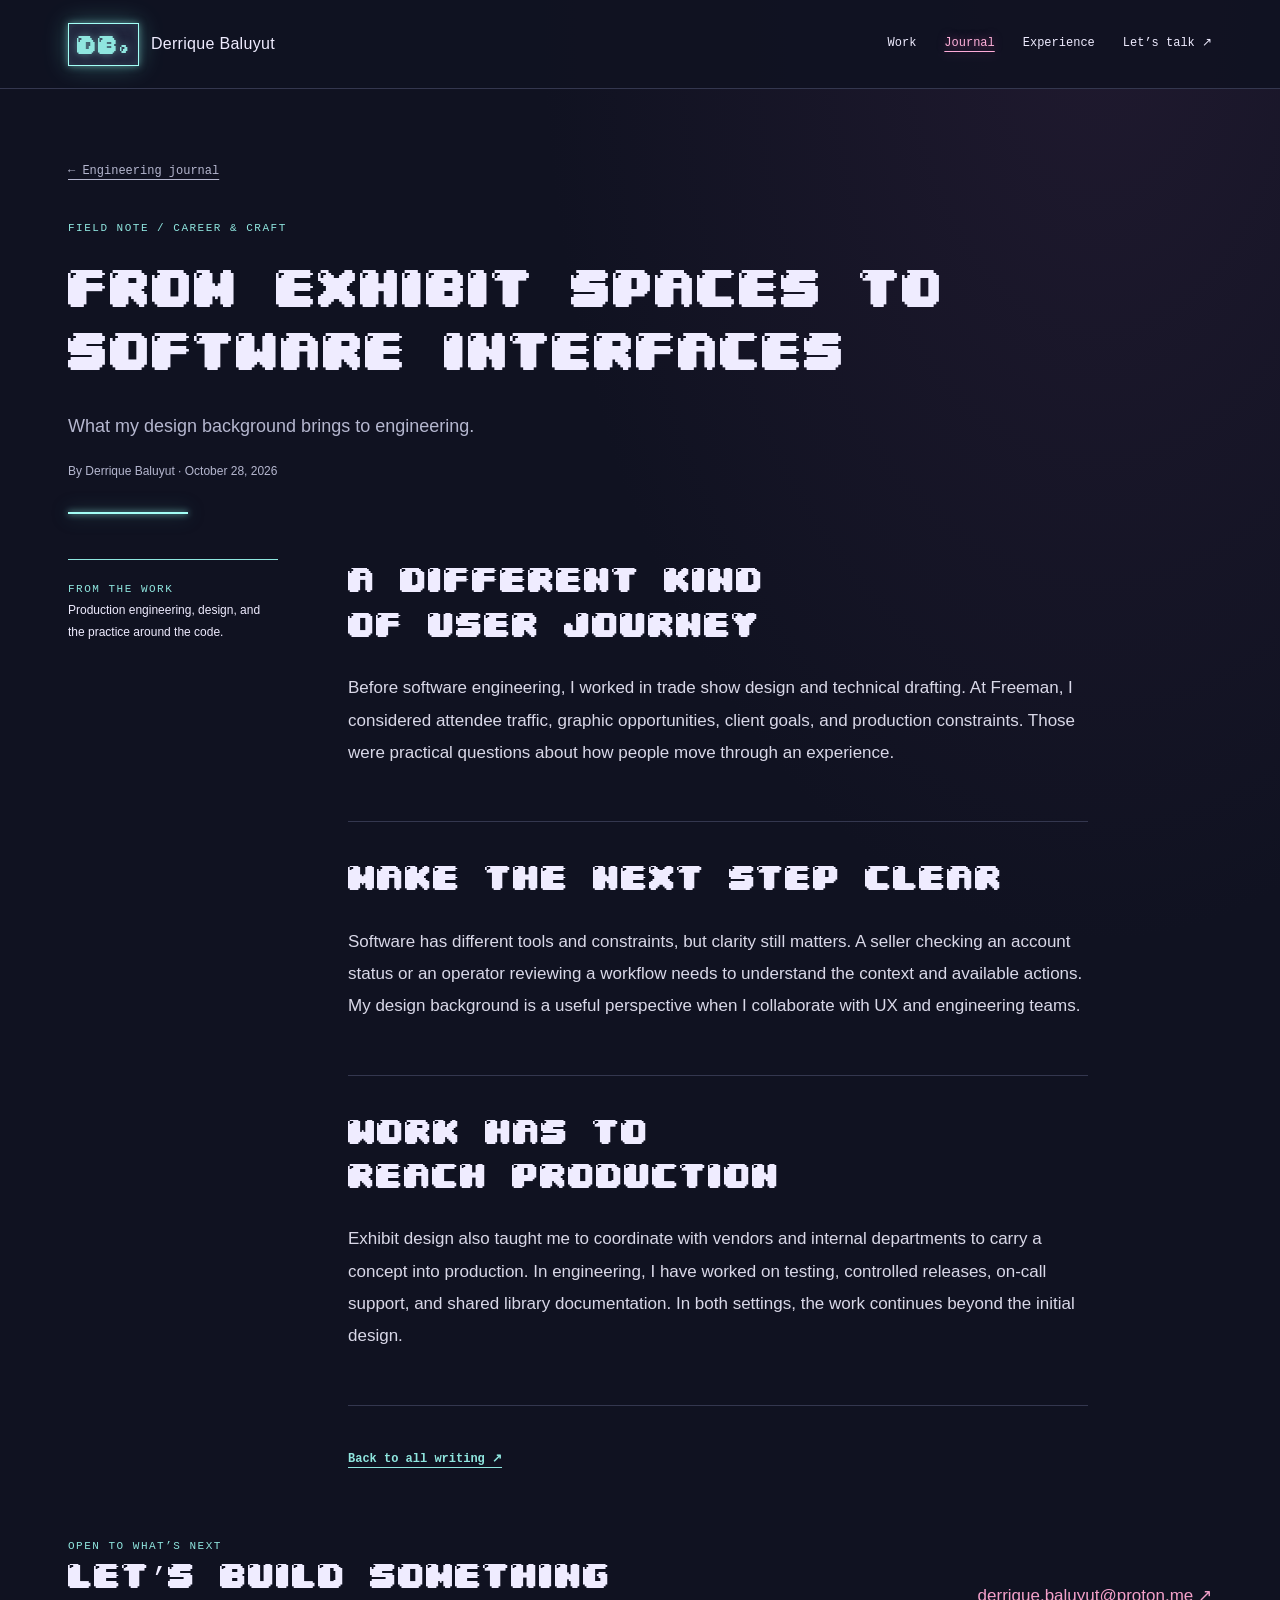
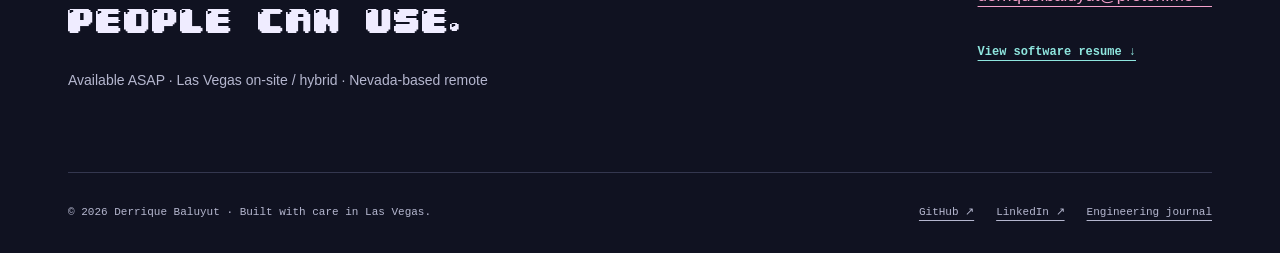
<file: journal/from-exhibits-to-interfaces/index.html>
<!doctype html><html lang="en"><head><meta charset="utf-8"><meta name="viewport" content="width=device-width,initial-scale=1"><title>From exhibit spaces to software interfaces | Derrique Baluyut</title><meta name="description" content="What my design background brings to engineering."><meta name="theme-color" content="#101221"><link rel="stylesheet" href="/style.css?v=f51f1cc85f"><link rel="icon" href="data:image/svg+xml,%3Csvg xmlns='http://www.w3.org/2000/svg' viewBox='0 0 64 64'%3E%3Crect width='64' height='64' fill='%231b2d37'/%3E%3Ctext x='9' y='43' font-size='38' fill='%23f6f4ee' font-family='Georgia'%3Edb%3C/text%3E%3C/svg%3E"><meta property="og:title" content="From exhibit spaces to software interfaces | Derrique Baluyut"><meta property="og:description" content="What my design background brings to engineering."><meta property="og:type" content="website"></head><body><a class="skip" href="#main">Skip to content</a><header><div class="wrap nav"><a class="brand" href="/"><span class="monogram">db.</span>Derrique Baluyut</a><nav class="navlinks" aria-label="Main navigation"><a href="/#work">Work</a><a href="/journal/" aria-current="page">Journal</a><a href="/#experience">Experience</a><a href="mailto:derrique.baluyut@proton.me">Let’s talk ↗</a></nav></div></header><main id="main" class="wrap"><div class="articlehead"><a class="breadcrumb" href="/journal/">← Engineering journal</a><div class="eyebrow" style="margin-top:35px">Field note / Career & craft</div><h1>From exhibit spaces to software interfaces</h1><p class="lead">What my design background brings to engineering.</p><p class="subtle">By Derrique Baluyut · October 28, 2026</p></div><div class="articlelayout"><aside class="toc"><span class="label">From the work</span><p>Production engineering, design, and the practice around the code.</p></aside><article class="prose"><section><h2>A different kind of user journey</h2><p>Before software engineering, I worked in trade show design and technical drafting. At Freeman, I considered attendee traffic, graphic opportunities, client goals, and production constraints. Those were practical questions about how people move through an experience.</p></section><section><h2>Make the next step clear</h2><p>Software has different tools and constraints, but clarity still matters. A seller checking an account status or an operator reviewing a workflow needs to understand the context and available actions. My design background is a useful perspective when I collaborate with UX and engineering teams.</p></section><section><h2>Work has to reach production</h2><p>Exhibit design also taught me to coordinate with vendors and internal departments to carry a concept into production. In engineering, I have worked on testing, controlled releases, on-call support, and shared library documentation. In both settings, the work continues beyond the initial design.</p></section><a class="textlink" href="/journal/">Back to all writing ↗</a></article></div><section class="contact"><div><div class="eyebrow">Open to what’s next</div><h2>Let’s build something<br>people can use.</h2><p>Available ASAP · Las Vegas on-site / hybrid · Nevada-based remote</p></div><div><a class="email" href="mailto:derrique.baluyut@proton.me">derrique.baluyut@proton.me ↗</a><div class="actions"><a class="textlink" href="/resume.pdf">View software resume ↓</a></div></div></section></main><footer><div class="wrap footer"><span>© 2026 Derrique Baluyut · Built with care in Las Vegas.</span><div><a href="https://github.com/dbaluyut">GitHub ↗</a><a href="https://www.linkedin.com/in/derrique-baluyut-5ba14545/">LinkedIn ↗</a><a href="/journal/">Engineering journal</a></div></div></footer></body></html>
</file>
<file: style.css>
:root{--paper:#f6f4ee;--ink:#1b2d37;--muted:#56636a;--line:#d6d9d3;--accent:#ae472a;--soft:#e8ece6;--white:#fffefa;--mono:ui-monospace,SFMono-Regular,Consolas,monospace}*{box-sizing:border-box}html{scroll-behavior:smooth;scroll-padding-top:90px}body{margin:0;background:var(--paper);color:var(--ink);font:17px/1.65 -apple-system,BlinkMacSystemFont,'Segoe UI',sans-serif}a{color:inherit;text-underline-offset:5px}a:hover{color:var(--accent)}button{font:inherit}button,a{-webkit-tap-highlight-color:transparent}a:focus-visible,button:focus-visible,input:focus-visible{outline:3px solid var(--accent);outline-offset:5px}.skip{position:absolute;top:-100px;left:20px;background:var(--ink);color:white;padding:10px;z-index:20}.skip:focus{top:10px}.wrap{max-width:1240px;margin:auto;padding:0 48px}header{border-bottom:1px solid var(--line)}.nav{min-height:90px;display:flex;justify-content:space-between;align-items:center;gap:30px}.brand{text-decoration:none;display:flex;align-items:center;gap:12px;font-size:16px;font-weight:650}.monogram{background:var(--ink);color:var(--paper);padding:5px 10px;font:20px Georgia,serif}.navlinks{display:flex;gap:28px;font-size:14px}.navlinks a{text-decoration:none}.navlinks a[aria-current=page]{color:var(--accent);text-decoration:underline}.hero{padding:85px 0 70px;display:grid;grid-template-columns:1.6fr 1fr;gap:70px;align-items:center}.eyebrow,.label,.meta{font:11px/1.6 var(--mono);text-transform:uppercase;letter-spacing:1.5px}.eyebrow{color:var(--accent)}h1,h2,h3,p{margin-top:0}h1{font:normal clamp(44px,5.6vw,76px)/1.06 Georgia,serif;letter-spacing:-2.5px;margin:22px 0 25px}h1 em{font-weight:normal;color:var(--accent)}h2{font:normal 38px/1.15 Georgia,serif;letter-spacing:-1px}h3{font-size:21px;line-height:1.35;letter-spacing:-.4px}.lead{font-size:19px;max-width:650px;color:var(--muted)}.actions{display:flex;gap:22px;align-items:center;flex-wrap:wrap;margin-top:30px}.button{background:var(--ink);color:white;text-decoration:none;padding:11px 20px;display:inline-block;font-size:14px}.button:hover{background:var(--accent);color:white}.textlink{font-size:14px;font-weight:600}.hero-art{position:relative;min-height:330px;border:1px solid var(--line);background:linear-gradient(90deg,#cfd5d133 1px,transparent 1px),linear-gradient(#cfd5d133 1px,transparent 1px);background-size:22px 22px;padding:28px;display:flex;flex-direction:column;justify-content:center;gap:18px}.hero-art .label{color:var(--muted);position:absolute;top:20px;left:24px}.art-box{border:1px solid var(--ink);background:var(--white);padding:15px 20px;box-shadow:5px 5px 0 var(--soft);font:14px var(--mono);width:85%}.art-box:nth-of-type(2){align-self:flex-end}.art-box:last-of-type{border-color:var(--accent);color:var(--accent)}.art-foot{font:10px var(--mono);color:var(--muted);margin-top:3px}.facts{display:grid;grid-template-columns:repeat(3,1fr);border-top:1px solid var(--line);border-bottom:1px solid var(--line);padding:24px 0;gap:30px}.facts strong{display:block;font:28px Georgia,serif}.facts span{font-size:12px;color:var(--muted)}section{padding:65px 0;border-bottom:1px solid var(--line)}.sectionhead{display:flex;justify-content:space-between;align-items:end;gap:30px;margin-bottom:30px}.sectionhead h2{margin:8px 0 0}.sectionhead p{max-width:380px;font-size:14px;color:var(--muted);margin-bottom:0}.worklist{border-top:1px solid var(--line)}.workrow{display:grid;grid-template-columns:55px 1.1fr 1.2fr 35px;gap:25px;align-items:center;text-decoration:none;border-bottom:1px solid var(--line);padding:30px 0}.workrow:hover h3{color:var(--accent)}.workrow h3{margin:6px 0}.workrow p{font-size:14px;color:var(--muted);margin:0}.number{font:12px var(--mono);color:var(--accent)}.arrow{font-size:25px}.tags{display:flex;gap:8px;flex-wrap:wrap;margin-top:12px}.tag{font:10px/1.5 var(--mono);padding:4px 8px;background:var(--soft)}.columns{display:grid;grid-template-columns:1fr 1fr;gap:65px}.timeline{border-top:1px solid var(--line)}.timeitem{padding:23px 0;border-bottom:1px solid var(--line)}.timeitem h3{margin:5px 0 8px}.timeitem p{margin-bottom:0;font-size:14px;color:var(--muted)}.notegrid{display:grid;grid-template-columns:repeat(3,1fr);gap:30px}.notecard{padding:25px 0;border-top:2px solid var(--ink);text-decoration:none;display:block}.notecard h3{font:26px/1.2 Georgia,serif;margin:18px 0}.notecard p{font-size:14px;color:var(--muted)}.notecard .textlink{display:block;margin-top:25px}.projectbox{border:1px solid var(--line);padding:30px;background:var(--white)}.projectbox p{font-size:14px;color:var(--muted)}.projectbox+.projectbox{margin-top:20px}.contact{display:flex;justify-content:space-between;gap:40px;align-items:center}.contact h2{font-size:45px;max-width:550px}.contact p{color:var(--muted);font-size:14px}.email{font-size:17px}footer{padding:30px 0}.footer{display:flex;justify-content:space-between;gap:25px;color:var(--muted);font-size:12px}.footer div{display:flex;gap:22px}.articlehead{max-width:900px;padding:65px 0 45px}.articlehead h1{font-size:clamp(42px,5vw,66px)}.articlehead .lead{max-width:780px}.breadcrumb{font:12px var(--mono);color:var(--muted)}.articlemeta{display:flex;gap:45px;border-top:1px solid var(--line);padding-top:22px;margin-top:28px}.articlemeta strong{font-size:13px;display:block}.articlemeta span{font-size:13px;color:var(--muted)}.articlelayout{display:grid;grid-template-columns:210px minmax(0,740px);gap:70px;align-items:start}.toc{position:sticky;top:35px;font-size:12px;border-top:1px solid var(--ink);padding-top:18px}.toc a{display:block;text-decoration:none;margin:12px 0;color:var(--muted)}.prose{font-size:17px}.prose section{padding:0 0 32px;margin-bottom:35px}.prose h2{font-size:30px}.prose li{margin-bottom:12px}.prose ul{padding-left:22px}.callout{padding:24px;border-left:3px solid var(--accent);background:var(--soft);font-size:14px}.flow{display:flex;align-items:center;gap:12px;margin:30px 0;flex-wrap:wrap}.flow span{padding:14px;border:1px solid var(--line);background:var(--white);font:12px var(--mono)}.flow b{font-weight:normal;color:var(--accent)}.filters{display:flex;gap:10px;flex-wrap:wrap;margin-bottom:25px}.filter{border:1px solid var(--line);background:transparent;padding:8px 14px;font-size:12px;cursor:pointer}.filter[aria-pressed=true]{background:var(--ink);color:white;border-color:var(--ink)}[hidden]{display:none!important}.listing-intro{max-width:820px;padding:70px 0 40px}.listing-intro h1{max-width:850px}.subtle{font-size:12px;color:var(--muted)}@media(max-width:800px){.wrap{padding:0 24px}.nav{min-height:76px;align-items:start;padding-top:20px;padding-bottom:20px;flex-wrap:wrap;gap:15px}.navlinks{gap:20px;flex-wrap:wrap;font-size:13px}.hero{grid-template-columns:1fr;gap:35px;padding:55px 0}.hero-art{min-height:240px}.facts{gap:15px}.facts strong{font-size:24px}.columns,.notegrid{grid-template-columns:1fr;gap:25px}.sectionhead{align-items:start;flex-direction:column}.workrow{grid-template-columns:25px 1fr 22px;gap:15px}.workrow .description{grid-column:2;grid-row:2}.workrow .arrow{grid-column:3;grid-row:1}.articlelayout{display:block}.toc{position:static;display:none}.articlemeta{gap:20px;flex-wrap:wrap}.contact,.footer{align-items:start;flex-direction:column}.contact h2{font-size:36px}h1{letter-spacing:-1.5px}.email{font-size:15px}section{padding:45px 0}.hero-art{display:none}}@media(prefers-reduced-motion:reduce){html{scroll-behavior:auto}}
/* Restrained arcade theme. Font binaries are unmodified; notices travel with them. */
@font-face{font-family:PixelHeading;src:url('/fonts/04b.ttf') format('truetype');font-display:swap;font-style:normal;font-weight:400}
@font-face{font-family:Arcade;src:url('/fonts/arcade.ttf') format('truetype');font-display:swap;font-style:normal;font-weight:400}
:root{--paper:#101221;--ink:#efecff;--muted:#b5b7cf;--line:#34374f;--accent:#f4a0ca;--soft:#20243b;--white:#171b2e;--cyan:#8fe6df;--pixel:PixelHeading,ui-monospace,monospace}
body{background:radial-gradient(ellipse at 86% 0%,#36244366,transparent 35rem),var(--paper);font-size:17px;line-height:1.8}
header{background:#101221e8;border-bottom:1px solid var(--line)}
.nav{min-height:88px}.brand{font-weight:500;letter-spacing:.3px}.monogram{font:25px/1.4 var(--pixel);background:var(--soft);color:var(--cyan);border:1px solid var(--cyan);box-shadow:3px 3px 0 #354856;padding:3px 8px}
.navlinks{font-family:var(--mono);font-size:12px}.navlinks a:hover{color:var(--cyan)}
h1,.articlehead h1{font:400 clamp(32px,3.5vw,52px)/1.4 var(--pixel);letter-spacing:0;text-transform:uppercase;overflow-wrap:anywhere;text-wrap:balance}
h1 em{font-style:normal;color:var(--accent);text-shadow:2px 2px 0 #613a64}
h2,.prose h2,.contact h2{font:400 clamp(23px,2.3vw,31px)/1.5 var(--pixel);letter-spacing:0;text-transform:uppercase;text-wrap:balance}
h3{font-weight:600;letter-spacing:0;line-height:1.5}.notecard h3{font:400 21px/1.6 var(--pixel);letter-spacing:0;text-transform:uppercase}
.eyebrow{color:var(--cyan)}.meta{color:var(--muted)}.lead{color:var(--muted);font-size:18px;line-height:1.85}.hero{padding:74px 0 65px;gap:45px;grid-template-columns:1.6fr 1fr}.hero-art{border:1px solid #4a4966;background:linear-gradient(90deg,#b786cc12 1px,transparent 1px),linear-gradient(#8fe6df12 1px,transparent 1px),linear-gradient(145deg,#242039,#151b2d);background-size:24px 24px,24px 24px,auto;box-shadow:6px 6px 0 #070b17;min-height:335px;isolation:isolate;overflow:hidden}
.hero-art::after{content:'';position:absolute;z-index:-1;width:170px;height:170px;border-radius:50%;right:-35px;bottom:-75px;background:repeating-linear-gradient(to bottom,#d784b94d 0 7px,transparent 7px 13px)}.hero-art .label{color:var(--cyan);font-size:10px;letter-spacing:1px}
.art-box{background:#15192b;border-color:#5a647a;box-shadow:4px 4px 0 #090c18;font-size:12px;padding:14px;width:92%}.art-box:last-of-type{border-color:var(--accent);color:var(--accent)}.art-foot{color:var(--muted)}
.button,.filter{border-radius:0;box-shadow:3px 3px 0 #030610;transition:background .15s,color .15s}.button{background:var(--cyan);color:#101723;border:1px solid var(--cyan);font-family:var(--mono);font-size:13px}.button:hover{background:var(--accent);border-color:var(--accent);color:#101723}.textlink{color:var(--cyan);font-family:var(--mono);font-size:12px}.textlink:hover{color:var(--accent)}
.facts strong{font:400 26px/1.5 Arcade,var(--mono);color:var(--cyan);letter-spacing:1px;text-transform:uppercase}.facts span{font-size:12px}.facts{padding:25px 0;border-color:var(--line)}
section{border-color:var(--line)}.workrow{padding:30px 10px;transition:background .15s}.workrow:hover{background:#20243b77;color:var(--ink)}.workrow:hover h3{color:var(--cyan)}.number{font-family:Arcade,var(--mono);font-size:22px;color:var(--accent)}.arrow{color:var(--cyan)}.tag{background:#222a3d;color:#c6e4e8;border:1px solid #35455a;font-size:10px}.notecard{border-top:2px solid #76658d;padding-right:14px}.notecard:hover{color:var(--ink);border-color:var(--cyan)}.notecard:hover h3{color:var(--cyan)}.projectbox{box-shadow:5px 5px 0 #080b17;border-color:#4a4966}.projectbox+.projectbox{margin-top:0}.filter{color:var(--muted);border-color:#505570;background:#171b2e;font-family:var(--mono)}.filter:hover{border-color:var(--cyan);color:var(--cyan)}.filter[aria-pressed=true]{background:var(--cyan);border-color:var(--cyan);color:#101723}.callout{background:#20243b;border-color:var(--cyan)}.flow span{border-color:#505570;background:var(--white);line-height:1.7}.flow b{color:var(--cyan)}.toc{border-color:var(--cyan)}.toc .label{color:var(--cyan)}.prose{color:#d9d8e8;line-height:1.9}.prose h2{color:var(--ink)}.prose section{padding-bottom:35px;margin-bottom:35px}.articlemeta strong{color:var(--cyan)}.contact{position:relative}.contact h2{max-width:650px}.email{color:var(--accent)}.listing-intro{max-width:1000px}.listing-intro h1{max-width:980px}.footer{font-family:var(--mono);font-size:11px}.footer a{color:var(--muted)}a:focus-visible,button:focus-visible{outline-color:var(--cyan)}::selection{background:#b8a2dc;color:#101221}
@media(max-width:800px){.hero{grid-template-columns:1fr;padding:48px 0;gap:25px}h1,.articlehead h1{font-size:clamp(28px,5.6vw,40px);line-height:1.5;letter-spacing:0}.hero-art{display:none}h2,.prose h2,.contact h2{font-size:23px}.notecard h3{font-size:20px}.facts{grid-template-columns:1fr;gap:17px}.facts strong{font-size:25px}.facts>div{display:flex;align-items:baseline;gap:18px;flex-wrap:wrap}.facts span{font-size:11px}.workrow{padding:25px 0}.articlehead{padding-top:42px}.listing-intro{padding-top:45px}.navlinks{font-size:11px}.brand{font-size:14px}.email{overflow-wrap:anywhere}.flow span{font-size:11px}}
@media(prefers-reduced-motion:reduce){.button,.filter,.workrow{transition:none}}
/* Readable stat type and selective neon lighting. */
.facts strong{font:600 28px/1.45 -apple-system,BlinkMacSystemFont,'Segoe UI',sans-serif;letter-spacing:0;text-transform:none;color:var(--ink)}
.number{font:14px/1.6 var(--mono);color:var(--accent)}
h1 em{text-shadow:0 0 14px #f4a0ca35,0 0 35px #d75ca71a}
.monogram{box-shadow:3px 3px 0 #25354b,0 0 15px #8fe6df18;text-shadow:0 0 10px #8fe6df35}
.hero-art{box-shadow:6px 6px 0 #070b17,0 0 36px #b786cc0d}
.art-box:last-of-type{box-shadow:4px 4px 0 #090c18,0 0 18px #f4a0ca16}
.button{box-shadow:3px 3px 0 #030610,0 0 18px #8fe6df20}
.button:hover{box-shadow:3px 3px 0 #030610,0 0 24px #f4a0ca35}
.filter[aria-pressed=true]{box-shadow:3px 3px 0 #030610,0 0 16px #8fe6df18}
.workrow:hover .arrow,.textlink:hover{color:var(--cyan);text-shadow:0 0 12px #8fe6df66}
a:focus-visible,button:focus-visible{box-shadow:0 0 20px #8fe6df25}
@media(max-width:800px){.facts strong{font-size:25px}}
/* Visible neon accents: bright cores with two soft falloff layers. */
h1 em{color:#ffc1e1;text-shadow:0 0 5px #ff87c9a6,0 0 18px #f46ab778,0 0 42px #d75ca744}
.monogram{border-color:#a3fff6;box-shadow:0 0 7px #8fe6df80,0 0 24px #65dfd154,inset 0 0 10px #8fe6df1f;text-shadow:0 0 9px #8fe6df80}
.button,.filter[aria-pressed=true]{border-color:#b6fff7;box-shadow:0 0 7px #8fe6df70,0 0 24px #65dfd147}
.button:hover{box-shadow:0 0 8px #f4a0ca99,0 0 28px #f46ab766}
.hero-art{border-color:#a18fc1;box-shadow:0 0 10px #b786cc38,0 0 30px #9e6ecb24}
.art-box:last-of-type{border-color:#ffb0da;box-shadow:0 0 7px #f4a0ca4d,0 0 22px #f46ab733}
.listing-intro::after,.articlehead::after{content:'';display:block;margin-top:30px;width:120px;height:2px;background:#a3fff6;box-shadow:0 0 6px #8fe6df,0 0 18px #65dfd180}
.navlinks a[aria-current=page]{color:#ffb0da;text-shadow:0 0 10px #f46ab780}
</file>
